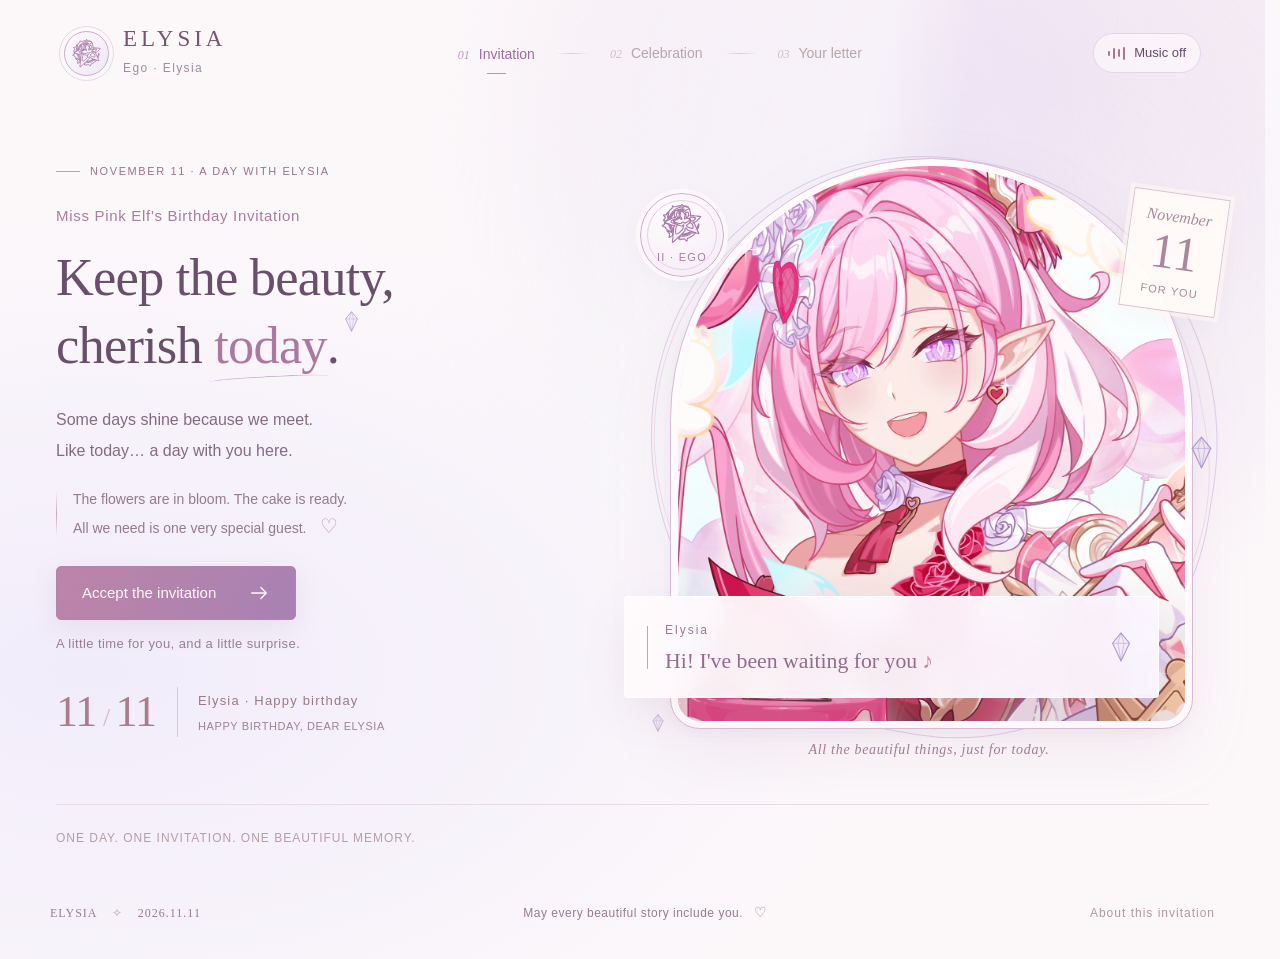
<file: index.html>
<!doctype html>
<html lang="zh-CN">
<head>
  <meta charset="utf-8">
  <meta name="viewport" content="width=device-width, initial-scale=1">
  <meta name="theme-color" content="#fcf7f5">
  <meta name="color-scheme" content="light">
  <meta http-equiv="Content-Security-Policy" content="default-src 'none'; script-src 'self' file:; style-src 'self' file: 'unsafe-inline'; img-src 'self' file: data: blob:; media-src 'self' file:; connect-src 'none'; base-uri 'none'; form-action 'none'">
  <title>妖精小姐的生日邀约</title>
  <!-- 静态托管新增：不收录 + 链接预览。想让搜索引擎收录，删掉 robots 这一行即可。 -->
  <meta name="robots" content="noindex, nofollow">
  <meta name="description" content="一封写给爱莉希雅的同人生日邀约：挑一束花、点亮烛光、留下一句祝福，再收下她的回信与纪念卡。">
  <meta property="og:type" content="website">
  <meta property="og:title" content="妖精小姐的生日邀约 · 11.11">
  <meta property="og:description" content="把美好，都留在今天。">
  <meta property="og:image" content="https://xsxiaoyuan.github.io/ElysiaBirthdayWeb/assets/elysia.webp">
  <meta property="og:url" content="https://xsxiaoyuan.github.io/ElysiaBirthdayWeb/">
  <meta name="twitter:card" content="summary_large_image">
  <link rel="icon" type="image/svg+xml" href="assets/emblem.svg?v=ego-refresh-1">
  <link rel="stylesheet" href="style.css?v=ego-refresh-1">
  <link rel="stylesheet" href="elysia.css?v=table-fade-type-2">
  <script src="i18n.js" defer></script>
  <script src="assets/art-data.js" defer></script>
  <script src="assets/ego-signet-paths.js?v=ego-refresh-1" defer></script>
  <script src="elysia-motifs.js?v=ego-refresh-1" defer></script>
  <script src="ceremony.js?v=ego-refresh-1" defer></script>
  <script src="app.js?v=ego-refresh-1" defer></script>
</head>
<body data-view="invitation">
  <svg class="symbol-library" xmlns="http://www.w3.org/2000/svg" aria-hidden="true">
    <defs>
      <symbol id="icon-arrow" viewBox="0 0 24 24"><path d="M4 12H20M14 6L20 12L14 18" fill="none" stroke="currentColor" stroke-width="1.4" stroke-linecap="round" stroke-linejoin="round"/></symbol>
      <symbol id="icon-crystal" viewBox="0 0 24 32"><path d="M12 1 21 12 12 31 3 12Z" fill="currentColor" fill-opacity=".1" stroke="currentColor" stroke-width="1.2" stroke-linejoin="round"/><path d="m12 1 3.2 11L12 31 8.8 12Zm-9 11h18" fill="none" stroke="currentColor" stroke-width=".75" opacity=".7"/></symbol>
      <symbol id="icon-check" viewBox="0 0 24 24"><path d="M5 12L10 17L20 6" fill="none" stroke="currentColor" stroke-width="1.7" stroke-linecap="round" stroke-linejoin="round"/></symbol>
      <symbol id="icon-envelope" viewBox="0 0 28 24"><rect x="2" y="4" width="24" height="17" rx="2" fill="none" stroke="currentColor" stroke-width="1.3"/><path d="M3 5L14 14L25 5M3 20L10 13M25 20L18 13" fill="none" stroke="currentColor" stroke-width="1.3"/></symbol>
    </defs>
  </svg>
  <div class="elysia-aura" aria-hidden="true"></div>
  <canvas id="elysia-light" class="elysia-light" aria-hidden="true"></canvas>
  <header class="site-header">
    <a class="brand" href="#invitation" aria-label="返回邀请函">
      <span class="brand-mark"><svg><use href="#i-ego"/></svg></span>
      <span class="brand-type">ELYSIA<small>真我 · 爱莉希雅</small></span>
    </a>
    <nav class="chapter-nav" aria-label="生日邀约进度">
      <button class="chapter is-active" data-view="invitation" aria-current="step"><span>01</span>一封邀约</button>
      <i aria-hidden="true"></i>
      <button class="chapter" data-view="room" disabled><span>02</span>生日小聚</button>
      <i aria-hidden="true"></i>
      <button class="chapter" data-view="letter" disabled><span>03</span>给你的回信</button>
    </nav>
    <button class="sound-toggle" id="sound-toggle" aria-pressed="false" aria-label="开启八音盒音乐" title="开启八音盒音乐">
      <span class="sound-bars" aria-hidden="true"><i></i><i></i><i></i><i></i></span><span class="sound-label">音乐关</span>
    </button>
  </header>

  <main id="main">
    <section class="view invitation-view is-active" id="invitation" aria-labelledby="invitation-title">
      <div class="invitation-copy">
        <div class="eyebrow"><span></span> NOVEMBER 11 · A DAY WITH ELYSIA</div>
        <p class="occasion">妖精小姐的生日邀约</p>
        <h1 id="invitation-title" tabindex="-1">把美好，<br>都留在<span class="title-accent">今天<svg><use href="#icon-crystal"/></svg></span>。</h1>
        <p class="intro">有些日子，因为相遇而闪闪发光。<br>比如今天，比如……有你在的这一天。</p>
        <div class="invitation-note"><span class="note-line"></span><p>花已经开好了，蛋糕也准备好了。<br>现在，只差一位最特别的客人。<span class="note-heart">♡</span></p></div>
        <button class="button primary" id="accept-invitation"><span>接受这份邀约</span><svg><use href="#icon-arrow"/></svg></button>
        <p class="cta-caption">为你留了一点时间，也藏了一点惊喜。</p>
        <div class="date-block"><span class="date-number">11<span> / </span>11</span><div><span>爱莉希雅 · 生日快乐</span><small>HAPPY BIRTHDAY, DEAR ELYSIA</small></div></div>
      </div>
      <div class="portrait-composition">
        <span class="orbit orbit-one" aria-hidden="true"></span><span class="orbit orbit-two" aria-hidden="true"></span>
        <div class="portrait-frame"><img class="hero-portrait" src="assets/elysia.webp" alt="微笑的爱莉希雅，身旁是粉色气球、蝴蝶和生日蛋糕" width="1400" height="1457" fetchpriority="high"></div>
        <div class="portrait-date" aria-label="11月11日"><span>November</span><strong>11</strong><small>FOR YOU</small></div>
        <div class="invitation-stamp" aria-hidden="true"><svg class="scene-signet"><use href="#i-ego"/></svg><span>II · EGO</span></div>
        <div class="portrait-quote"><span class="quote-line"></span><div><span class="speaker">爱莉希雅</span><p>嗨，等你好久啦<span>♪</span></p></div><svg><use href="#icon-crystal"/></svg></div>
        <span class="portrait-caption">All the beautiful things, just for today.</span>
        <svg class="free-spark spark-one" aria-hidden="true"><use href="#icon-crystal"/></svg><svg class="free-spark spark-two" aria-hidden="true"><use href="#icon-crystal"/></svg>
      </div>
      <div class="chapter-footnote"><span>ONE DAY. ONE INVITATION. ONE BEAUTIFUL MEMORY.</span></div>
    </section>

    <section class="view room-view" id="room" aria-labelledby="room-title" hidden>
      <div class="room-heading"><div><p class="eyebrow">A LITTLE BIRTHDAY RENDEZVOUS</p><h1 id="room-title" tabindex="-1">让这一刻，<em>再美好一点。</em></h1></div><p>花、烛光，还有你想说的话。<br>一点点布置，靠近今天的惊喜。</p></div>
      <div class="birthday-room" id="birthday-room">
        <div class="room-arch" aria-hidden="true"><img src="assets/elysia.webp" alt="" width="1400" height="1457"><span>Happy<br><em>Birthday</em></span></div>
        <div class="room-foreground">
        <img class="room-curtain curtain-left" src="assets/curtain.png" alt="" aria-hidden="true"><img class="room-curtain curtain-right" src="assets/curtain.png" alt="" aria-hidden="true">
        <div class="room-wall-copy"><span>THE MOST BEAUTIFUL<br>GIFT IS YOUR PRESENCE.</span><svg><use href="#i-ego"/></svg></div>
        <div class="room-dialogue" id="room-dialogue"><span>爱莉希雅 <i>♪</i></span><p id="room-speech">不用急，今天的时间，都可以慢慢花在美好的事情上。</p></div>
        <div class="table-shadow" aria-hidden="true"></div><div class="birthday-table" aria-hidden="true"></div>
        <button class="room-object flowers-object" id="flowers-object" data-item="flowers" aria-label="挑选一束花" aria-pressed="false">
          <svg class="bouquet-art" viewBox="0 0 240 240" aria-hidden="true">
            <defs><linearGradient id="vase" x1="0" x2="1"><stop stop-color="#d1afaf"/><stop offset=".45" stop-color="#faf0e6"/><stop offset="1" stop-color="#cfaaa8"/></linearGradient><radialGradient id="petal"><stop stop-color="#bd6689"/><stop offset=".3" stop-color="#eba4b8"/><stop offset="1" stop-color="#ffe6e6"/></radialGradient></defs>
            <g stroke="#929b7c" fill="none" stroke-width="3"><path d="M115 179Q84 93 69 64M121 184Q120 83 137 44M122 182Q157 109 174 94M119 180Q87 116 42 108M120 181Q124 107 99 91M123 177Q158 114 189 134"/></g>
            <g fill="#a3aa8c"><path d="M87 133Q52 91 46 124Q60 146 87 133M144 135Q142 97 164 101Q179 120 144 135M117 111Q87 101 99 128Q113 136 117 111M157 155Q182 128 194 148Q175 169 157 155"/></g>
            <g class="flower-heads" fill="url(#petal)" stroke="#d38fa3" stroke-width=".6"><path d="M68 40C46 21 32 53 49 60C20 68 48 100 61 81C72 109 101 90 87 72C115 62 92 35 77 47C77 26 60 27 68 40Z"/><path d="M137 25C113 8 103 40 121 45C96 61 127 83 136 64C156 89 176 62 158 50C182 34 154 14 145 33C145 13 130 17 137 25Z"/><path d="M176 77C153 60 143 91 159 99C133 111 159 135 175 118C193 139 218 113 197 101C222 84 194 64 184 85C184 68 171 67 176 77Z"/><path d="M98 80C81 65 69 88 83 96C62 109 87 128 98 112C113 134 134 110 117 98C137 86 115 65 106 87C108 70 94 68 98 80Z"/><path d="M41 96C28 84 17 103 27 109C12 120 29 136 40 124C54 140 72 120 58 111C73 99 52 84 47 103Z"/></g>
            <g fill="#e7b469"><circle cx="68" cy="64" r="5"/><circle cx="138" cy="46" r="4.5"/><circle cx="177" cy="101" r="4.5"/><circle cx="99" cy="99" r="4"/><circle cx="41" cy="112" r="3"/></g>
            <path d="M93 162Q87 153 97 151H145Q154 151 148 163L153 218Q150 232 120 232Q91 232 88 218Z" fill="url(#vase)" stroke="#b8948f" stroke-width="1"/><ellipse cx="121" cy="157" rx="25" ry="5" fill="#e7d9c9"/><path d="M99 172L96 214M108 174L106 221M120 174V223M132 174L135 221M141 172L145 214" fill="none" stroke="#fff8eb" opacity=".7"/>
          </svg>
          <span class="object-tag"><span class="object-index">01</span><span class="object-name">挑一束花</span><span class="object-plus">+</span></span>
        </button>
        <button class="room-object cake-object" id="cake-object" data-item="candles" aria-label="点亮生日蜡烛" aria-pressed="false">
          <svg class="cake-art" viewBox="0 0 320 250" aria-hidden="true">
            <defs><linearGradient id="cake-side"><stop stop-color="#d18b9c"/><stop offset=".4" stop-color="#f5bfca"/><stop offset="1" stop-color="#d999ac"/></linearGradient><linearGradient id="icing"><stop stop-color="#e9d1c2"/><stop offset=".5" stop-color="#fff8e9"/><stop offset="1" stop-color="#dfc3b7"/></linearGradient><radialGradient id="flame"><stop stop-color="#fffce5"/><stop offset=".55" stop-color="#ffd582"/><stop offset="1" stop-color="#f5a56a"/></radialGradient></defs>
            <ellipse cx="160" cy="224" rx="143" ry="22" fill="#e7d7cd"/><ellipse cx="160" cy="218" rx="139" ry="21" fill="#fff5ed" stroke="#cfa997"/><path d="M51 122V199C51 224 269 224 269 199V122Z" fill="url(#cake-side)"/><path d="M52 162Q161 191 269 162V174Q161 203 52 174Z" fill="#fce6dc"/>
            <path d="M50 121C50 80 270 80 270 121V148Q264 160 258 149V134Q245 137 236 138V161Q229 174 221 162V141Q206 146 194 146V159Q186 171 178 159V148H153V167Q144 181 137 167V148Q124 148 112 145V157Q104 170 96 157V143Q82 141 70 135V150Q59 161 51 147Z" fill="url(#icing)"/>
            <ellipse cx="160" cy="119" rx="110" ry="31" fill="#fff5e9" stroke="#e6ccc2"/>
            <g fill="#de7a8d" stroke="#be657e" stroke-width=".6"><path d="M76 109Q63 84 81 81Q102 88 87 110Z"/><path d="M230 110Q217 86 236 82Q253 90 240 110Z"/><path d="M126 131Q112 107 132 101Q148 110 135 132Z"/><path d="M194 132Q180 108 200 103Q217 113 204 133Z"/></g>
            <g fill="#98a07a"><path d="M69 86L77 77L89 82L81 88Z"/><path d="M225 86L235 77L245 84L236 90Z"/><path d="M119 108L131 100L141 107L131 113Z"/><path d="M186 109L198 101L209 108L198 114Z"/></g>
            <g stroke="#d0959a" stroke-width="1"><rect x="111" y="63" width="9" height="43" rx="2" fill="#f8dce3"/><rect x="156" y="43" width="9" height="58" rx="2" fill="#e9d9f0"/><rect x="202" y="63" width="9" height="44" rx="2" fill="#f8dce3"/></g>
            <g stroke="#fff5ed" stroke-width="3"><path d="M112 73L119 78M112 87L119 92M157 57L164 62M157 72L164 77M157 87L164 92M203 73L210 78M203 87L210 92"/></g>
            <g stroke="#90696c" stroke-width="1.5"><path d="M116 57V63M161 37V43M207 57V63"/></g>
            <g class="candle-flames" fill="url(#flame)"><path d="M116 58C100 50 112 43 116 32C128 44 129 53 116 58Z"/><path d="M161 37C146 30 156 20 161 9C173 22 174 33 161 37Z"/><path d="M207 58C191 50 203 43 207 32C219 44 220 53 207 58Z"/></g>
            <path d="M131 191Q158 205 190 191" fill="none" stroke="#fff5ed" stroke-width="2"/><text x="160" y="198" fill="#ac667e" font-family="Georgia,serif" font-style="italic" text-anchor="middle" font-size="15">Elysia</text>
          </svg>
          <span class="object-tag"><span class="object-index">02</span><span class="object-name">点一盏烛光</span><span class="object-plus">+</span></span>
        </button>
        <button class="room-object envelope-object" id="envelope-object" data-item="wish" aria-label="写下生日祝福" aria-pressed="false">
          <span class="envelope-art" aria-hidden="true"><span class="envelope-paper">To Elysia<br><i>with love ♡</i></span><span class="envelope-body"></span><span class="wax-seal"><svg class="scene-signet"><use href="#i-ego"/></svg></span></span>
          <span class="object-tag"><span class="object-index">03</span><span class="object-name">留一句祝福</span><span class="object-plus">+</span></span>
        </button>
        <svg class="room-spark rs-one" aria-hidden="true"><use href="#icon-crystal"/></svg><svg class="room-spark rs-two" aria-hidden="true"><use href="#icon-crystal"/></svg>
        </div>
      </div>
      <div class="room-bottom">
        <div class="ritual-progress">
          <div class="ritual-steps" id="progress-petals" role="group" aria-label="今天的三份心意">
            <button class="ritual-step" data-ritual="flowers" aria-pressed="false"><span class="ritual-step-status">01</span><span>一束花</span></button>
            <button class="ritual-step" data-ritual="candles" aria-pressed="false"><span class="ritual-step-status">02</span><span>一盏烛光</span></button>
            <button class="ritual-step" data-ritual="wish" aria-pressed="false"><span class="ritual-step-status">03</span><span>一句心意</span></button>
          </div>
          <p id="progress-text" aria-live="polite">今天的美好 <strong>0 / 3</strong></p>
        </div>
        <button class="button primary letter-trigger" id="open-letter"><span class="letter-button-mark" aria-hidden="true"><svg><use href="#i-ego"/></svg></span><span id="letter-button-label">先挑一束喜欢的花</span><svg class="letter-button-arrow"><use href="#icon-arrow"/></svg></button>
      </div>
    </section>

    <section class="view letter-view" id="letter" aria-labelledby="letter-title" hidden>
      <div class="letter-art-panel"><div class="letter-art-arch"><img src="assets/elysia.webp" alt="收到祝福的爱莉希雅" width="1400" height="1457"></div><span class="letter-art-inscription">To the beautiful you.</span><div class="gift-caption"><img src="assets/gifts.png" alt="两个系着丝带的礼盒"><p>等等，你的礼物<br>还没有带走呢<span>♪</span></p></div></div>
      <article class="letter-paper"><div class="letter-paper-top"><svg class="scene-signet"><use href="#i-ego"/></svg><span>A LETTER, JUST FOR YOU</span><span>11 / 11</span></div><p class="letter-kicker">原来，惊喜也有你的一份</p><h1 id="letter-title" tabindex="-1">致<span id="letter-recipient">亲爱的你</span>：</h1><div class="letter-body"><p>明明今天是我的生日，<br>却还是忍不住，想把礼物也送给你。</p><p>你挑的花、点亮的烛光，还有那句悄悄写下的祝福，<br class="desktop-break">我都好好收到了。连同你愿意停留的这段时光。</p><p>所以，答应我一个小小的请求，好吗？<br>今后的日子里，也要记得为自己留一束花，<br>为那些微小的快乐，认真地心动一次。</p><p class="letter-emphasis">来陪我过生日的你，<br>也应该收到一份礼物呀<span>♪</span></p></div><div class="letter-signature"><span>愿所有的美好，都与你不期而遇。</span><strong>爱莉希雅 <i>♡</i></strong><small>WITH LOVE, ELYSIA · 2026.11.11</small></div><div class="saved-wish" id="saved-wish" hidden><svg><use href="#icon-envelope"/></svg><span id="saved-wish-text"></span></div><div class="letter-actions"><button class="button primary" id="make-card"><span>珍藏这份美好</span><svg><use href="#icon-arrow"/></svg></button><button class="text-button" id="back-to-room">再坐一会儿</button></div></article>
    </section>
  </main>

  <footer class="site-footer"><span>ELYSIA <i>✧</i> 2026.11.11</span><span>愿美好的故事，永远有你。<span class="footer-heart">♡</span></span><button class="text-button credits-trigger" id="credits-trigger">关于这份邀约</button></footer>
  <audio id="birthday-music" src="assets/music-box.wav" loop preload="none"></audio>
  <div class="toast" id="toast" role="status"></div>

  <dialog class="activity-dialog" id="ritual-dialog" data-ritual="flowers" aria-labelledby="ritual-title">
    <div class="dialog-signet" aria-hidden="true"><svg><use href="#i-ego"/></svg></div>
    <button class="dialog-close" id="close-ritual" aria-label="关闭">×</button><p class="eyebrow" id="ritual-kicker"></p><h2 id="ritual-title"></h2><p class="dialog-description" id="ritual-description"></p>
    <div id="flowers-panel" hidden><div class="flower-choices" role="group" aria-label="选择花束"><button class="flower-choice is-selected" data-flower="pink" aria-pressed="true"><span class="flower-swatch pink"><svg><use href="#i-ego"/></svg></span><strong>粉色的心动</strong><small>把温柔，藏进花瓣里。</small></button><button class="flower-choice" data-flower="white" aria-pressed="false"><span class="flower-swatch white"><svg><use href="#i-ego"/></svg></span><strong>纯白的约定</strong><small>愿每个明天，都闪闪发光。</small></button><button class="flower-choice" data-flower="lavender" aria-pressed="false"><span class="flower-swatch lavender"><svg><use href="#i-ego"/></svg></span><strong>紫色的小秘密</strong><small>有些喜欢，只说给你听。</small></button></div><button class="button primary dialog-action" id="place-flowers">把这束花放好 <svg><use href="#icon-arrow"/></svg></button></div>
    <form id="wish-panel" hidden><label class="field-label" for="guest-name">希望她怎么称呼你 <span>可不填</span></label><input id="guest-name" name="guest-name" maxlength="16" placeholder="比如：舰长" autocomplete="off"><label class="field-label" for="birthday-wish">想对爱莉希雅说的话</label><textarea id="birthday-wish" name="birthday-wish" maxlength="100" rows="3" placeholder="生日快乐，爱莉。愿你永远自由、闪耀，被世界温柔以待。"></textarea><div class="wish-helper"><span>写不出也没关系，你的到来就是祝福。</span><span id="wish-count">0 / 100</span></div><button class="button primary dialog-action" type="submit">把心意装进信封 <svg><use href="#icon-envelope"/></svg></button></form>
  </dialog>

  <dialog class="card-dialog" id="card-dialog" aria-labelledby="card-dialog-title"><button class="dialog-close" id="close-card" aria-label="关闭纪念卡">×</button><div class="card-preview"><canvas id="keepsake-canvas" width="1200" height="1680" role="img" aria-label="带有爱莉希雅插画、昵称和祝福的生日纪念卡"></canvas></div><div class="card-details"><p class="eyebrow">A BEAUTIFUL MEMORY</p><h2 id="card-dialog-title">把这一刻，<br>好好珍藏。</h2><p>一张写有你名字的纪念卡，<br>留住今天的花、烛光与相遇。</p><label class="field-label" for="card-name">卡片上的名字</label><input id="card-name" maxlength="16" placeholder="亲爱的你" autocomplete="off"><button class="button primary" id="download-card">保存纪念卡 <svg><use href="#icon-arrow"/></svg></button><small class="card-size">PNG · 1200 × 1680</small><p class="card-status" id="card-status" role="status"></p><span class="card-signoff">Until we meet again. ♡</span></div></dialog>

  <dialog class="credits-dialog" id="credits-dialog" aria-labelledby="credits-title"><button class="dialog-close" id="close-credits" aria-label="关闭说明">×</button><svg class="credits-flower"><use href="#i-ego"/></svg><p class="eyebrow">MADE WITH LOVE</p><h2 id="credits-title">为美好的一天，<br>留下一份小小纪念。</h2><p>这是一份为爱莉希雅准备的同人生日邀约。<br>角色与官方插画版权归米哈游所有。</p><p>互动故事、回信、页面设计与八音盒旋律<br>为本次邀约原创。愿你喜欢这段相聚的时光。</p><small>你的名字和祝福只留在当前页面中。<br>它们不会上传，也不会发送给任何人。</small><button class="text-button" id="restart-experience" title="清空当前名字、祝福和进度，重新开始">重新赴约</button></dialog>
  <noscript><div class="noscript-message">请开启浏览器 JavaScript，即可拆开这份生日邀约。<br>Please enable JavaScript to open this birthday invitation.</div></noscript>
</body>
</html>
</file>
<file: style.css>
:root{--paper:#fcf8f5;--ink:#624957;--muted:#99838b;--rose:#b76d88;--rose-deep:#9b506e;--line:#e8d8d7;--serif:"Noto Serif SC","Source Han Serif SC","Songti SC","SimSun",serif;--sans:"Microsoft YaHei","PingFang SC",sans-serif;--shadow:0 16px 60px #8b536518}
dialog:not([open]){display:none!important}.card-details .card-status{font-size:10px!important;color:#a6758e!important;line-height:1.7!important;margin:12px 0 0!important;min-height:17px}#restart-experience{margin-top:16px;font-size:10px}
*{box-sizing:border-box}html{min-height:100%;scroll-behavior:smooth}body{margin:0;min-width:320px;color:var(--ink);background:radial-gradient(ellipse at 94% 15%,#f6e8eb 0,transparent 40%),radial-gradient(ellipse at 4% 70%,#f5eeea 0,transparent 45%),var(--paper);font:14px/1.7 var(--sans);-webkit-font-smoothing:antialiased}button,input,textarea{font:inherit}button,a{-webkit-tap-highlight-color:transparent}button{cursor:pointer}button:disabled{cursor:default}a{color:inherit;text-decoration:none}button{color:inherit}button:focus-visible,a:focus-visible{outline:2px solid var(--rose);outline-offset:5px}input:focus-visible,textarea:focus-visible{outline:2px solid #bb809c;outline-offset:2px}[tabindex="-1"]:focus{outline:none}[hidden]{display:none!important}svg{display:block;width:24px;height:24px}button svg{pointer-events:none}::selection{background:#ecc9d8;color:#654757}.symbol-library{position:absolute;width:0;height:0;overflow:hidden}.site-header{max-width:1460px;height:106px;padding:0 64px;margin:auto;display:flex;align-items:center;justify-content:space-between;gap:32px;position:relative;z-index:2}.brand{display:flex;gap:13px;align-items:center}.brand-mark{display:grid;place-items:center;border:1px solid #cfacb5;border-radius:50%;width:45px;height:45px;outline:1px solid #e4cccf;outline-offset:4px;color:#b87992}.brand-mark svg{width:28px;height:28px}.brand-type{font:23px/1 Georgia,serif;letter-spacing:4px;padding-left:1px}.brand-type small{display:block;font:10px/1.8 var(--sans);letter-spacing:2px;margin-top:8px;color:#a38c94}.chapter-nav{display:flex;gap:21px;align-items:center;margin-right:38px}.chapter-nav>i{width:33px;height:1px;background:#e1d1d2}.chapter{background:none;border:0;padding:12px 0;color:#ac969e;font-size:12px;white-space:nowrap;transition:color .2s}.chapter span{font:italic 12px Georgia,serif;margin-right:9px;opacity:.65}.chapter:disabled{color:#b7a6a9}.chapter.is-active{color:#94516f}.chapter.is-active:after{content:"";width:4px;height:4px;border-radius:50%;display:block;background:#b77c91;margin:6px auto -10px}.sound-toggle{border:1px solid #e6d7d9;background:#ffffff42;border-radius:30px;padding:8px 14px;display:flex;align-items:center;gap:9px;font-size:11px;white-space:nowrap}.sound-bars{display:flex;gap:3px;align-items:center;height:18px}.sound-bars i{display:block;width:2px;height:5px;background:#aa788d;border-radius:2px}.sound-bars i:nth-child(2){height:11px}.sound-bars i:nth-child(3){height:8px}.sound-bars i:nth-child(4){height:13px}.sound-toggle[aria-pressed="true"] .sound-bars i{animation:equalizer 1s ease-in-out infinite alternate}.sound-toggle[aria-pressed="true"] .sound-bars i:nth-child(2){animation-delay:-.7s}.sound-toggle[aria-pressed="true"] .sound-bars i:nth-child(3){animation-delay:-.3s}.sound-toggle[aria-pressed="true"] .sound-bars i:nth-child(4){animation-delay:-.5s}
main{position:relative;z-index:1;min-height:calc(100svh - 177px)}.view{max-width:1336px;margin:auto;animation:arrive .65s ease both}.invitation-view{display:grid;grid-template-columns:.96fr 1.04fr;gap:42px;padding:38px 56px 16px;position:relative;min-height:735px}.invitation-copy{padding-top:17px;position:relative;z-index:2}.eyebrow{font-size:9px;letter-spacing:2.4px;line-height:1.7;color:#ae8493;font-weight:400;margin:0}.invitation-copy>.eyebrow{display:flex;align-items:center;gap:12px;white-space:nowrap}.eyebrow>span{width:24px;height:1px;background:#c39baa;display:block}.occasion{font-size:14px;letter-spacing:6px;margin:26px 0 13px;color:#9d7786}.invitation-copy h1{font-family:var(--serif);font-size:66px;line-height:1.3;font-weight:400;letter-spacing:3px;margin:0 0 25px;color:#684756}.title-accent{position:relative;color:#b47490}.title-accent:after{content:"";position:absolute;height:5px;border-top:1px solid #dab0be;border-radius:50%;bottom:-8px;left:-4px;right:-2px;transform:rotate(-3deg)}.title-accent svg{position:absolute;right:-35px;top:-5px;width:21px;height:21px;color:#cba58d}.intro{font-size:14px;line-height:2.05;letter-spacing:1px;color:#927985;margin:0 0 23px}.invitation-note{display:flex;gap:16px;align-items:center;margin:0 0 30px}.note-line{height:44px;width:1px;background:linear-gradient(transparent,#cda5b4,transparent)}.invitation-note p{font-size:12px;line-height:2;color:#a08c91;margin:0}.note-heart{font:20px Georgia,serif;color:#c197a7;margin-left:14px}.button{min-height:51px;padding:0 25px;border:1px solid transparent;border-radius:5px;display:inline-flex;align-items:center;justify-content:center;gap:32px;font-size:13px;letter-spacing:1.5px;transition:background .2s,transform .2s,box-shadow .2s;color:var(--ink);text-decoration:none}.button svg{width:22px;height:22px;flex:none}.button.primary{background:#b77b93;color:#fff7f8;box-shadow:0 6px 22px #9a5a7520;border-color:#b77b93}.button.primary:hover:enabled{background:#a96984;border-color:#a96984;box-shadow:0 8px 25px #9a5a7533;transform:translateY(-2px)}.button.primary:active:enabled{transform:translateY(0)}.button:disabled{background:#e5d9da;color:#a8949b;border-color:#e5d9da;box-shadow:none}.cta-caption{font-size:10px;color:#ae999f;letter-spacing:1px;margin:11px 0 0}.date-block{display:flex;align-items:center;gap:21px;margin-top:36px}.date-number{font:44px/1 Georgia,serif;color:#ac7c8d;letter-spacing:-1px}.date-number>span{font-size:26px;font-weight:400;color:#d4bac0;margin:0 1px}.date-block>div{border-left:1px solid #dcc9ce;padding-left:20px;line-height:1.6}.date-block>div>span{font-size:11px;letter-spacing:2px;color:#997985}.date-block small{display:block;font-size:7px;letter-spacing:1px;color:#bba3aa;margin-top:5px}.portrait-composition{height:609px;width:100%;position:relative;margin-top:0;max-width:560px;justify-self:end}.portrait-frame{position:absolute;inset:15px 17px 25px 22px;border-radius:270px 270px 30px 30px;overflow:hidden;background:#f8d7e4;box-shadow:0 18px 40px #b26a8622;border:7px solid #fffaf7;outline:1px solid #dbb7c2}.portrait-frame:after{content:"";position:absolute;inset:0;pointer-events:none;background:linear-gradient(transparent 68%,#76435d25)}.hero-portrait{width:100%;height:100%;object-fit:cover;object-position:52% 45%}.orbit{position:absolute;border:1px solid #dec7c5;border-radius:49% 51% 46% 54%;pointer-events:none}.orbit-one{inset:14px -8px 19px 0;transform:rotate(9deg)}.orbit-two{inset:26px 4px 28px 7px;transform:rotate(-10deg);border-color:#ead7d5}.portrait-date{position:absolute;right:-14px;top:49px;width:97px;height:119px;background:#fffbf3ed;border:1px solid #d7b9b4;outline:4px solid #fffaf48c;display:flex;align-items:center;flex-direction:column;justify-content:center;transform:rotate(8deg);box-shadow:0 8px 28px #6d3b4e0a;color:#a6797b}.portrait-date>span{font:italic 16px Georgia,serif}.portrait-date strong{font:49px/1.1 Georgia,serif}.portrait-date small{font:7px var(--sans);letter-spacing:2px;margin-top:6px}.invitation-stamp{position:absolute;left:-9px;top:49px;width:78px;height:78px;display:flex;flex-direction:column;align-items:center;justify-content:center;border-radius:50%;border:1px solid #ca9dae;outline:4px solid #fcf8f5;background:#fcf8f5;transform:rotate(-13deg);color:#b48397}.invitation-stamp svg{width:32px;height:32px}.invitation-stamp span{font-size:6px;letter-spacing:2px;margin-top:5px}.portrait-quote{position:absolute;left:-25px;right:50px;bottom:55px;display:flex;gap:17px;align-items:center;background:#fffbf2ee;border:1px solid #fffaf8;box-shadow:var(--shadow);border-radius:4px;padding:17px 24px;backdrop-filter:blur(12px)}.quote-line{width:1px;height:43px;background:#c5a5b1}.speaker{font-size:9px;letter-spacing:3px;color:#b18c9b}.portrait-quote p{font:22px/1.5 var(--serif);letter-spacing:2px;margin:1px 0 0;color:#8e6279}.portrait-quote p span{color:#bd8ca1;margin-left:5px}.portrait-quote>svg{margin-left:auto;color:#cfb3a1;width:30px;height:30px}.portrait-caption{position:absolute;bottom:-5px;width:100%;text-align:center;font:italic 12px Georgia,serif;letter-spacing:1.2px;color:#ba969f}.free-spark{position:absolute;color:#bf9d8a;pointer-events:none}.spark-one{width:33px;height:33px;right:-9px;top:48%}.spark-two{width:18px;height:18px;bottom:21px;left:0}.chapter-footnote{grid-column:1/-1;border-top:1px solid #e5d7d5;padding-top:20px;margin-top:9px;display:flex;justify-content:space-between;font-size:8px;letter-spacing:1.6px;color:#b79ea4}.chapter-footnote>span:last-child{font-size:10px;letter-spacing:2px}.chapter-footnote i{margin-left:15px;font-size:17px;color:#b18e93;font-style:normal}.site-footer{position:relative;z-index:1;max-width:1328px;margin:0 auto;min-height:71px;padding:23px 50px 20px;display:flex;justify-content:space-between;align-items:center;font-size:9px;letter-spacing:1.5px;color:#ae989e;gap:20px}.site-footer>span:first-child{font-family:Georgia,serif;font-size:10px;letter-spacing:1.6px}.site-footer>span>i{font-style:normal;margin:0 11px;color:#bc99a7}.footer-heart{margin-left:11px;font:14px Georgia,serif}.text-button{border:0;background:none;padding:8px 0;font-size:11px;color:#9b7c8c;border-bottom:1px solid transparent}.text-button:hover{border-bottom-color:#c69aaa;color:#87576f}.credits-trigger{font-size:9px;color:#ae999f;letter-spacing:1px}
.room-view{padding:20px 52px 20px}.room-heading{display:flex;justify-content:space-between;align-items:flex-end;margin-bottom:25px;gap:25px}.room-heading h1{font:36px/1.5 var(--serif);letter-spacing:2px;font-weight:400;margin:8px 0 0}.room-heading h1 em{font-style:normal;color:#b47b94}.room-heading>p{color:#a08691;font-size:11px;line-height:2;letter-spacing:1px;margin:0 0 7px}.birthday-room{height:506px;position:relative;border:1px solid #e2c9ca;border-radius:150px 12px 12px 12px;overflow:hidden;background:radial-gradient(ellipse at 50% 95%,#f4dec9 0,transparent 50%),repeating-linear-gradient(90deg,#faf0e8 0,#faf0e8 46px,#f6e4e1 47px,#f6e4e1 49px,#faf0e8 50px,#faf0e8 96px);box-shadow:0 12px 45px #b4808510}.birthday-room:before{content:"";position:absolute;inset:14px;border:1px solid #dfc4c033;border-radius:140px 7px 7px 7px;pointer-events:none}.room-arch{position:absolute;width:345px;height:430px;left:calc(55% - 150px);top:26px;border:8px solid #fff7ed;border-radius:180px 180px 0 0;outline:1px solid #d9b7b8;box-shadow:0 12px 40px #b4817e20;overflow:hidden}.room-arch img{height:100%;width:100%;object-fit:cover;object-position:50% 32%;opacity:.95}.room-arch>span{position:absolute;left:23px;top:36px;color:#fffaf5;text-shadow:0 2px 12px #aa648585;font:italic 25px/1.1 Georgia,serif;transform:rotate(-12deg)}.room-arch>span em{font-size:35px;font-weight:400}.room-curtain{position:absolute;top:0;width:40%;height:100%;object-fit:fill;pointer-events:none;opacity:.48;filter:saturate(.5)}.curtain-left{left:-6%}.curtain-right{right:-12%;transform:scaleX(-1)}.room-wall-copy{position:absolute;left:69px;top:58px;display:flex;align-items:center;gap:20px;color:#bb9394}.room-wall-copy>span{font:8px/2 Georgia,serif;letter-spacing:2.6px}.room-wall-copy>svg{width:29px;height:29px;color:#caa3a6}.room-dialogue{position:absolute;left:65px;top:128px;width:265px;z-index:1}.room-dialogue>span{font-size:10px;letter-spacing:2px;color:#b98693}.room-dialogue>span i{font-style:normal;font-size:13px;margin-left:5px}.room-dialogue p{font:18px/1.9 var(--serif);margin:9px 0 0;color:#9a6d7a}.birthday-table{position:absolute;left:-2%;right:-2%;height:171px;bottom:5px;border-radius:50% 50% 20px 20px/23% 23% 6% 6%;background:linear-gradient(#fef2e4 0 9%,#f9e4d9 20%,#eac9bd 57%,#e2b8ab 60%,#d4ab9e 63%,#e3c4b9 67%);box-shadow:inset 0 1px 0 #fff7e9,0 -5px 25px #a67c671a;border:1px solid #d8b8a7}.table-shadow{position:absolute;bottom:17px;left:6%;width:88%;height:85px;background:#976c5229;border-radius:50%;filter:blur(25px)}.room-object{position:absolute;border:0;background:transparent;padding:0;z-index:2;bottom:81px;height:236px;transition:transform .25s;display:flex;flex-direction:column;align-items:center;justify-content:end;outline-offset:8px}.room-object:hover{transform:translateY(-6px)}.room-object:after{content:"";position:absolute;bottom:4px;width:70%;height:16px;background:#98645b1d;border-radius:50%;z-index:-1;filter:blur(8px)}.flowers-object{left:8%;width:227px}.bouquet-art{width:222px;height:222px;overflow:visible;filter:drop-shadow(0 8px 7px #92604d1a)}.cake-object{left:calc(51% - 158px);width:316px}.cake-art{width:316px;height:247px;overflow:visible;filter:drop-shadow(0 10px 12px #96665522)}.envelope-object{right:8%;width:214px}.object-tag{position:absolute;bottom:-53px;white-space:nowrap;display:flex;align-items:center;justify-content:center;gap:12px;padding:9px 14px;border:1px solid #e4c7c0;border-radius:30px;background:#fff8f0ec;box-shadow:0 3px 12px #906d5510;min-width:170px;color:#9f727f;font-size:11px}.object-index{font:italic 11px Georgia,serif;color:#b18b8d}.object-plus{display:grid;place-items:center;width:17px;height:17px;border:1px solid #ddbac5;border-radius:50%;font-size:15px;line-height:1;color:#b78092}.room-object.is-complete .object-tag{border-color:#bd94a0;background:#fdf4ee}.room-object.is-complete .object-plus{font-size:11px;background:#b88095;color:#fff7f1;border-color:#b88095}.candle-flames{opacity:0;transition:opacity .7s;filter:drop-shadow(0 0 8px #ffd383)}.cake-object.is-complete .candle-flames{opacity:1}.flowers-object[data-flower="white"] .flower-heads{fill:#fff9eb;stroke:#dac7b7}.flowers-object[data-flower="lavender"] .flower-heads{fill:#ddd0e9;stroke:#b59ec0}.envelope-art{width:195px;height:130px;position:relative;display:block;transform:rotate(-12deg);margin-bottom:35px;filter:drop-shadow(0 10px 8px #86565d25)}.envelope-paper{position:absolute;inset:-14px 13px 20px;background:#fffaf0;border:1px solid #ddc5c0;border-radius:2px;color:#b78892;text-align:center;padding-top:15px;font:italic 21px/1.5 Georgia,serif;transform:rotate(5deg)}.envelope-paper>i{font-size:12px;font-weight:400}.envelope-body{position:absolute;inset:30px 0 0;border:1px solid #d3aab0;border-radius:3px;background:linear-gradient(32deg,#ebc3c5 49.5%,transparent 50.2%),linear-gradient(-32deg,#f5d5d4 49.5%,#fbe8df 50.2%)}.wax-seal{position:absolute;width:35px;height:35px;background:#c98496;border:3px solid #d59bab;outline:1px solid #b87c8b;border-radius:50%;bottom:18px;left:81px;display:grid;place-items:center;box-shadow:0 2px 4px #8e536c33;color:#f8dce2}.wax-seal svg{height:20px;width:20px}.room-spark{position:absolute;font:38px Georgia,serif;color:#cfaa91;pointer-events:none}.rs-one{right:17%;top:70px}.rs-two{left:34%;top:108px;font-size:23px}.room-bottom{display:flex;justify-content:space-between;align-items:center;margin-top:23px;gap:22px}.ritual-progress{display:flex;align-items:center;gap:16px}.ritual-progress p{font-size:11px;color:#a48896;letter-spacing:1px;margin:0}.ritual-progress strong{font:12px Georgia,serif;color:#a8788e;margin-left:9px}.letter-trigger{font-size:11px;letter-spacing:1px;min-height:48px;gap:23px}
.letter-view{display:grid;grid-template-columns:.75fr 1.25fr;gap:62px;padding:26px 75px 24px;max-width:1288px}.letter-art-panel{position:relative;padding-top:46px;min-height:680px}.letter-art-arch{height:467px;border:6px solid #fffaf1;outline:1px solid #dec0c6;border-radius:210px 210px 10px 10px;overflow:hidden;transform:rotate(-4deg);box-shadow:var(--shadow)}.letter-art-arch img{height:100%;width:100%;object-fit:cover}.letter-art-inscription{display:block;text-align:center;font:italic 17px Georgia,serif;letter-spacing:1px;color:#b88c9c;margin-top:24px;transform:rotate(-4deg)}.gift-caption{display:flex;align-items:center;gap:10px;margin:33px -15px 0 25px}.gift-caption img{width:122px;transform:rotate(-9deg);filter:saturate(.6);height:auto}.gift-caption p{font:18px/1.8 var(--serif);color:#a77689;transform:rotate(-4deg);letter-spacing:1px}.gift-caption p>span{font-size:25px;margin-left:8px}.letter-paper{position:relative;padding:30px 40px 31px;background:#fffaf0b0;border:1px solid #e8d8cb;box-shadow:0 8px 45px #8c576312;isolation:isolate}.letter-paper:before{content:"";position:absolute;inset:0;background:repeating-linear-gradient(0deg,#c9b59d04,#c9b59d04 1px,transparent 1px,transparent 5px);pointer-events:none;z-index:-1}.letter-paper-top{display:flex;align-items:center;gap:14px;padding-bottom:20px;border-bottom:1px solid #e7d7cd;color:#b08b94;font-size:7px;letter-spacing:2px}.letter-paper-top svg{width:22px;height:22px}.letter-paper-top span:last-child{margin-left:auto;font:11px Georgia,serif;white-space:nowrap;letter-spacing:1px}.letter-kicker{font-size:10px;letter-spacing:2px;color:#b3939a;margin:24px 0 10px}.letter-paper h1{font:27px/1.6 var(--serif);font-weight:400;margin:0 0 14px;letter-spacing:1px;overflow-wrap:anywhere}.letter-body{font-family:var(--serif);font-size:14px;line-height:1.9;color:#8e737e;letter-spacing:.5px}.letter-body p{margin:0 0 15px}.letter-body .letter-emphasis{font-size:20px;line-height:1.7;color:#a36681;margin-top:17px}.letter-emphasis span{margin-left:8px;color:#c896a8}.letter-signature{text-align:right;padding-top:1px;color:#aa8592}.letter-signature>span{font:11px var(--serif)}.letter-signature strong{display:block;font:23px/1.4 var(--serif);letter-spacing:2px;margin:8px 0 0;color:#ad728e}.letter-signature strong>i{font:20px Georgia,serif;margin-left:5px}.letter-signature small{font:7px Georgia,serif;letter-spacing:1.3px}.saved-wish{border-top:1px dashed #dfc8cc;padding-top:12px;display:flex;gap:10px;align-items:flex-start;font-size:10px;color:#aa8d98;margin-top:21px}.saved-wish svg{width:15px;height:15px;flex:none;margin-top:2px}.saved-wish span{white-space:pre-wrap;overflow-wrap:anywhere;line-height:1.8}.letter-actions{display:flex;align-items:center;gap:23px;margin-top:24px}.letter-actions .button{font-size:11px;min-height:46px;padding:0 21px;gap:20px}.letter-actions .text-button{font-size:10px}
dialog{color:var(--ink);border:1px solid #e4cdd1;border-radius:10px;background:#fcf8f2;box-shadow:0 30px 120px #653e6436;max-height:calc(100svh - 50px);overflow:auto;overscroll-behavior:contain}dialog[open]{animation:arrive .3s ease both}dialog::backdrop{background:#6549595c;backdrop-filter:blur(7px)}.activity-dialog{width:min(610px,calc(100% - 36px));padding:43px 43px 37px;text-align:center}.dialog-close{border:0;background:#eee0dd66;border-radius:50%;width:30px;height:30px;position:absolute;right:14px;top:14px;font:23px/1 Georgia,serif;display:grid;place-items:center;color:#a98d94}.dialog-close:hover{background:#e9d3d9}.activity-dialog h2,.card-dialog h2,.credits-dialog h2{font:29px/1.5 var(--serif);font-weight:400;letter-spacing:1px;margin:11px 0 10px;color:#875970}.dialog-description{color:#a78b97;font-size:12px;margin:0 0 24px;line-height:1.9}.flower-choices{display:grid;grid-template-columns:repeat(3,1fr);gap:11px;margin:25px 0 28px}.flower-choice{border:1px solid #e5d4d5;background:#fffaf780;border-radius:7px;padding:20px 8px 16px;display:flex;flex-direction:column;align-items:center;transition:background .2s,border .2s,transform .2s}.flower-choice:hover{transform:translateY(-3px)}.flower-choice.is-selected{border-color:#c091a3;background:#f5e8ea;box-shadow:0 0 0 2px #d9b3c11a}.flower-swatch{width:55px;height:55px;display:grid;place-items:center;border-radius:50%;margin-bottom:12px;background:#faf3ed}.flower-swatch>svg{width:41px;height:41px}.flower-swatch.pink{color:#d399b0}.flower-swatch.white{color:#ddccb6}.flower-swatch.lavender{color:#b7a2cc}.flower-choice>strong{font-size:12px;font-weight:400;letter-spacing:1px}.flower-choice>small{font-size:8px;color:#af96a0;line-height:1.8;margin-top:6px}.dialog-action{width:100%;font-size:12px;min-height:49px}.field-label{font-size:11px;letter-spacing:1px;display:block;text-align:left;margin:17px 0 8px;color:#926c7f}.field-label span{font-size:9px;color:#b9a3aa;margin-left:9px}input,textarea{display:block;border:1px solid #e2d0d4;border-radius:4px;width:100%;background:#fffcf7;color:#785266;padding:12px 14px;font-size:12px;line-height:1.7;transition:border .2s}textarea{resize:vertical;min-height:108px;max-height:240px}input::placeholder,textarea::placeholder{color:#b9a5aa}textarea::placeholder{font-size:11px}.wish-helper{display:flex;justify-content:space-between;gap:10px;text-align:left;font-size:9px;color:#b29aa4;margin:8px 0 24px}.wish-helper>span:last-child{white-space:nowrap}.card-dialog{width:min(900px,calc(100% - 34px));padding:32px;display:grid;grid-template-columns:1.1fr 1fr;gap:38px;align-items:center}.card-preview{padding:10px;background:#f0e3df;border:1px solid #e4d0d1;border-radius:4px}.card-preview canvas{display:block;width:100%;height:auto;box-shadow:0 6px 20px #9a708523}.card-details{padding:8px 10px 4px 0}.card-details h2{font-size:31px;line-height:1.55;margin:13px 0 18px}.card-details>p:not(.eyebrow){font-size:12px;color:#a08592;line-height:2;margin-bottom:28px}.card-details .button{width:100%;margin-top:19px;font-size:12px;gap:24px}.card-size{display:block;text-align:center;font-size:9px;letter-spacing:2px;color:#b59ca7;margin-top:10px}.card-signoff{display:block;font:italic 16px Georgia,serif;letter-spacing:.4px;color:#c199a7;margin-top:38px}.credits-dialog{width:min(480px,calc(100% - 36px));padding:44px 35px;text-align:center}.credits-flower{width:39px;height:39px;color:#be8a9f;margin:0 auto 15px}.credits-dialog h2{font-size:24px;margin:15px 0 21px;line-height:1.6}.credits-dialog>p:not(.eyebrow){font-size:11px;line-height:2;color:#a48893;margin:14px 0}.credits-dialog>small{display:block;font-size:9px;color:#b3a0a4;line-height:1.9;border-top:1px solid #e8d9d5;margin-top:22px;padding-top:16px}.toast{position:fixed;left:50%;bottom:32px;transform:translate(-50%,18px);background:#fffaf3f5;color:#986b80;border:1px solid #d9b6c5;box-shadow:var(--shadow);border-radius:5px;padding:12px 24px;max-width:calc(100vw - 32px);width:max-content;text-align:center;font-size:12px;z-index:20;pointer-events:none;opacity:0;transition:opacity .3s,transform .3s}.toast.is-visible{opacity:1;transform:translate(-50%,0)}.noscript-message{position:fixed;bottom:10px;left:10px;right:10px;padding:16px;background:#fff3d8;color:#795134;z-index:100;text-align:center}
@keyframes arrive{from{opacity:0;transform:translateY(12px)}to{opacity:1;transform:translateY(0)}}@keyframes equalizer{to{height:3px;opacity:.6}}
@media(min-width:1000px) and (max-height:850px){.site-header{height:88px}.invitation-view{padding-top:20px;gap:35px;min-height:597px}.invitation-copy{padding-top:9px}.portrait-composition{height:510px;max-width:500px}.occasion{margin-top:17px;margin-bottom:11px}.invitation-copy h1{font-size:56px;margin-bottom:18px}.intro{font-size:12px;margin-bottom:18px}.invitation-note{margin-bottom:21px}.invitation-note p{font-size:11px}.date-block{margin-top:24px}.date-number{font-size:36px}.chapter-footnote{padding-top:13px;margin-top:0}.portrait-quote{bottom:48px;padding:14px 21px}.portrait-quote p{font-size:20px}.room-view{padding-top:9px}.room-heading{margin-bottom:17px}.room-heading h1{font-size:30px}.birthday-room{height:420px}.room-arch{top:19px;width:300px;height:369px}.room-dialogue{top:109px;width:231px}.room-dialogue p{font-size:16px}.room-wall-copy{top:42px}.room-object{bottom:71px;height:210px}.flowers-object{width:196px}.bouquet-art{width:191px;height:191px}.cake-object{width:276px;left:calc(51% - 138px)}.cake-art{width:276px;height:216px}.envelope-art{transform:rotate(-12deg) scale(.92);margin-bottom:28px}.birthday-table{height:150px}.object-tag{bottom:-46px;padding:7px 12px}.room-bottom{margin-top:18px}.letter-view{padding-top:11px;gap:46px}.letter-art-panel{min-height:565px;padding-top:22px}.letter-art-arch{height:389px}.gift-caption{margin-top:20px}.gift-caption img{width:97px}.gift-caption p{font-size:16px}.letter-paper{padding:23px 34px}.letter-paper-top{padding-bottom:13px}.letter-kicker{margin-top:16px;font-size:9px}.letter-paper h1{font-size:24px;margin-bottom:10px}.letter-body{font-size:12px;line-height:1.85}.letter-body p{margin-bottom:12px}.letter-body .letter-emphasis{font-size:18px;margin-top:9px}.letter-signature>span{font-size:10px}.letter-signature strong{font-size:20px;margin-top:5px}.letter-actions{margin-top:18px}.saved-wish{margin-top:15px;padding-top:9px}.site-footer{min-height:57px;padding-top:18px;padding-bottom:16px}main{min-height:calc(100svh - 145px)}}
@media(min-width:1600px){.site-header{height:120px}.invitation-view{padding-top:65px;min-height:810px;gap:55px}.portrait-composition{height:642px}.invitation-copy h1{font-size:72px}.date-block{margin-top:45px}.room-view{padding-top:35px}.birthday-room{height:560px}.room-arch{height:476px;width:370px}.room-object{bottom:92px}.room-bottom{margin-top:28px}.letter-view{padding-top:45px}.letter-art-panel{padding-top:34px}.letter-art-arch{height:510px}.letter-paper{padding:34px 43px}.letter-body{font-size:15px;line-height:2}main{min-height:calc(100svh - 191px)}}
@media(max-width:1100px){.site-header{padding:0 38px}.chapter-nav{gap:13px;margin-right:0}.chapter-nav>i{width:24px}.invitation-view{padding-left:46px;padding-right:42px;gap:30px}.invitation-copy h1{font-size:56px}.occasion{font-size:12px;letter-spacing:5px}.invitation-copy>.eyebrow{font-size:8px;letter-spacing:1.7px}.portrait-date{right:-7px;top:42px;width:80px;height:101px}.portrait-date>span{font-size:14px}.portrait-date strong{font-size:43px}.portrait-quote{left:-18px;right:29px;padding:15px 17px}.portrait-quote p{font-size:19px;letter-spacing:1px}.portrait-composition{height:555px}.invitation-copy{padding-top:12px}.chapter-footnote{margin-top:23px}.room-view{padding-left:38px;padding-right:38px}.room-heading h1{font-size:30px}.room-dialogue{left:47px;width:205px}.room-dialogue p{font-size:16px}.room-wall-copy{left:48px}.flowers-object{left:5%}.envelope-object{right:4%}.room-arch{left:calc(54% - 140px);width:302px}.room-curtain{width:43%}.letter-view{padding-left:50px;padding-right:50px;gap:38px}.letter-paper{padding:26px 28px}.letter-body{font-size:12px}.letter-body .letter-emphasis{font-size:19px}.gift-caption{margin-left:0}.letter-art-panel{min-height:630px}}
@media(max-width:850px){.site-header{height:92px;padding:0 29px;gap:20px}.brand-type{font-size:20px}.brand-mark{width:38px;height:38px}.brand-mark svg{width:24px;height:24px}.brand-type small{font-size:8px;margin-top:7px}.chapter-nav{gap:10px}.chapter-nav>i{width:18px}.chapter{font-size:10px}.chapter span{display:none}.sound-toggle{padding:8px 11px}.sound-label{display:none}.invitation-view{padding:30px 36px 18px;gap:28px;min-height:auto}.portrait-composition{height:513px}.invitation-copy>.eyebrow{font-size:7px;letter-spacing:1.2px;gap:7px}.eyebrow>span{width:12px}.occasion{font-size:11px;letter-spacing:3px;margin-top:22px}.invitation-copy h1{font-size:45px;line-height:1.4;letter-spacing:2px;margin-bottom:20px}.title-accent svg{width:17px;height:17px;right:-23px;top:-4px}.intro{font-size:11px;line-height:2.1;letter-spacing:.5px}.invitation-note{gap:10px;margin-bottom:25px}.invitation-note p{font-size:10px;letter-spacing:0}.note-heart{margin-left:4px}.button{font-size:12px;padding:0 20px;gap:19px;min-height:47px}.cta-caption{font-size:8px;letter-spacing:.2px}.date-block{gap:14px;margin-top:31px}.date-number{font-size:32px}.date-block>div{padding-left:13px}.date-block>div>span{font-size:9px;letter-spacing:1px}.date-block small{font-size:6px;letter-spacing:.3px}.portrait-frame{inset:22px 5px 30px 8px;border-width:5px}.portrait-date{width:68px;height:86px;right:-7px;top:48px}.portrait-date strong{font-size:35px}.portrait-date>span{font-size:12px}.portrait-date small{font-size:6px;letter-spacing:1px}.invitation-stamp{width:57px;height:57px;left:-17px;top:40px}.invitation-stamp svg{width:24px;height:24px}.invitation-stamp span{font-size:5px;letter-spacing:1px}.portrait-quote{left:-22px;right:14px;bottom:49px;padding:15px 14px;gap:11px}.portrait-quote p{font-size:17px;letter-spacing:0}.portrait-quote>svg{width:22px;height:22px}.speaker{font-size:8px;letter-spacing:2px}.portrait-caption{font-size:9px;letter-spacing:.5px;bottom:1px}.chapter-footnote{margin-top:13px;padding-top:17px;font-size:7px;letter-spacing:.7px}.chapter-footnote>span:last-child{font-size:8px;letter-spacing:1px}.site-footer{padding:25px 30px;font-size:8px;letter-spacing:1px}.site-footer>span:first-child{font-size:9px}.room-view{padding:25px 29px 23px}.room-heading h1{font-size:26px;letter-spacing:1px}.room-heading>p{font-size:9px;letter-spacing:.5px}.room-heading .eyebrow{font-size:8px;letter-spacing:1.5px}.birthday-room{height:466px;border-top-left-radius:100px}.room-arch{width:254px;height:365px;left:calc(53% - 118px);top:27px;border-width:6px}.room-arch>span{font-size:20px;top:32px;left:20px}.room-arch>span em{font-size:28px}.room-dialogue{left:35px;top:133px;width:166px}.room-dialogue p{font-size:14px;line-height:1.8}.room-wall-copy{left:41px;top:51px;gap:14px}.room-wall-copy>span{font-size:6px;letter-spacing:1.4px}.room-wall-copy>svg{width:24px;height:24px}.room-object{height:186px;bottom:80px}.flowers-object{left:2%;width:188px}.bouquet-art{width:184px;height:184px}.cake-object{width:247px;left:calc(51% - 123px)}.cake-art{width:247px;height:193px}.envelope-object{right:2%;width:173px}.envelope-art{transform:rotate(-12deg) scale(.8);margin-bottom:8px}.object-tag{font-size:10px;min-width:148px;gap:8px;bottom:-47px;padding:8px 11px}.birthday-table{height:152px}.room-bottom{gap:15px}.letter-trigger{font-size:10px;letter-spacing:0;padding:0 16px;gap:15px}.ritual-progress{gap:11px}.ritual-progress p{font-size:10px;letter-spacing:.2px}.letter-view{padding:26px 35px;gap:28px;grid-template-columns:.7fr 1.3fr}.letter-art-arch{height:355px}.letter-art-panel{min-height:610px;padding-top:55px}.letter-art-inscription{font-size:12px}.gift-caption{flex-direction:column;gap:3px;margin-top:40px;text-align:center}.gift-caption img{width:110px}.gift-caption p{font-size:15px}.letter-paper{padding:26px 25px}.letter-paper-top{gap:9px;font-size:6px;letter-spacing:1px}.letter-paper-top svg{width:19px;height:19px}.letter-paper h1{font-size:23px}.letter-body{font-size:12px;letter-spacing:0;line-height:1.85}.desktop-break{display:none}.letter-actions{gap:15px;flex-wrap:wrap}.letter-actions .button{font-size:10px;min-height:43px;padding:0 15px}.letter-actions .text-button{font-size:9px}.card-dialog{gap:25px;padding:30px}.card-details h2{font-size:26px}.card-details>p:not(.eyebrow){font-size:11px}}
@media(max-width:640px){body{background:radial-gradient(ellipse at 90% 20%,#f8e9ed 0,transparent 50%),#fcf8f5}.site-header{height:80px;padding:0 23px;gap:12px}.brand{gap:11px}.brand-mark{width:32px;height:32px;outline-offset:3px}.brand-mark svg{height:22px;width:22px}.brand-type{font-size:19px;letter-spacing:3px}.brand-type small{font-size:7px;letter-spacing:1.5px;margin-top:5px}.chapter-nav{position:absolute;left:23px;right:23px;top:86px;justify-content:center;gap:16px;margin:0}.chapter-nav>i{width:29px}.chapter{font-size:9px;letter-spacing:1px;padding:4px 0}.chapter span{display:inline;margin-right:5px;font-size:9px}.chapter.is-active:after{width:3px;height:3px;margin-top:3px;margin-bottom:-6px}.sound-toggle{padding:7px 11px;margin-left:auto}.sound-label{display:inline;font-size:9px}.sound-bars{height:15px}.invitation-view{display:flex;flex-direction:column;padding:61px 29px 17px;gap:0;overflow:hidden}.invitation-copy{padding-top:0;order:1}.invitation-copy>.eyebrow{font-size:7px;letter-spacing:1.2px;gap:10px}.eyebrow>span{width:19px}.occasion{font-size:11px;letter-spacing:4px;margin:17px 0 11px}.invitation-copy h1{font-size:49px;line-height:1.28;letter-spacing:3px;margin:0 0 16px}.intro{font-size:11px;line-height:1.9;letter-spacing:.8px;margin-bottom:0}.invitation-note{display:none}.invitation-copy>.button{min-height:48px;padding:0 23px;gap:35px;font-size:12px;margin-top:25px}.cta-caption{font-size:8px;margin-top:10px;letter-spacing:.3px}.date-block{position:absolute;right:-3px;top:55px;flex-direction:column;gap:8px;opacity:.55;margin:0;align-items:flex-end}.date-number{font-size:29px;writing-mode:vertical-rl;letter-spacing:1px}.date-number>span{font-size:19px;margin:4px 0}.date-block>div{display:none}.portrait-composition{order:2;height:429px;max-width:369px;width:100%;margin:29px auto 0;align-self:center;justify-self:center}.portrait-frame{inset:11px 16px 25px;border-width:5px;border-radius:180px 180px 15px 15px}.hero-portrait{object-position:50% 40%}.portrait-date{width:65px;height:80px;right:2px;top:28px}.portrait-date strong{font-size:31px}.portrait-date>span{font-size:11px}.portrait-date small{font-size:6px}.invitation-stamp{left:-2px;top:32px;width:56px;height:56px}.portrait-quote{left:0;right:26px;bottom:44px;padding:13px 17px;gap:13px}.portrait-quote p{font-size:18px}.portrait-quote>svg{width:23px;height:23px}.portrait-caption{font-size:10px;bottom:0;letter-spacing:.6px}.spark-one{width:22px;height:22px;right:0;top:48%}.spark-two{left:7px;width:15px;height:15px;bottom:15px}.orbit-one{inset:6px 7px 20px;transform:rotate(8deg)}.orbit-two{inset:14px 9px 23px;transform:rotate(-7deg)}.chapter-footnote{order:3;margin-top:26px;padding-top:14px;display:block;text-align:center;font-size:6px;letter-spacing:1px}.chapter-footnote>span:last-child{display:none}.site-footer{padding:22px 25px 23px;min-height:76px;gap:12px;flex-wrap:wrap;justify-content:center}.site-footer>span:first-child{font-size:8px}.site-footer>span:nth-child(2){font-size:8px;letter-spacing:.5px}.site-footer>span>i{margin:0 6px}.site-footer .credits-trigger{font-size:8px;padding:0;margin:0 auto;flex-basis:100%}.footer-heart{margin-left:4px}.room-view{padding:61px 18px 20px}.room-heading{display:block;margin-bottom:20px;padding:0 6px}.room-heading h1{font-size:25px;letter-spacing:0;margin-top:9px}.room-heading>p{margin:8px 0 0;line-height:1.8;font-size:10px;letter-spacing:1px}.room-heading>p br{display:none}.room-heading .eyebrow{font-size:7px;letter-spacing:1.3px}.birthday-room{height:592px;border-radius:130px 130px 12px 12px}.birthday-room:before{border-radius:120px 120px 9px 9px;inset:9px}.room-arch{width:222px;height:328px;top:19px;left:calc(50% - 111px);border-width:5px}.room-arch img{object-position:50% 25%}.room-arch>span{font-size:17px;top:28px;left:17px}.room-arch>span em{font-size:25px}.room-curtain{width:72%;height:77%;opacity:.37}.curtain-left{left:-28%}.curtain-right{right:-28%}.room-wall-copy{display:none}.room-dialogue{left:19px;right:19px;top:309px;width:auto;padding:12px 16px 10px;background:#fff9f0f0;border:1px solid #e8cdc8;border-radius:5px;text-align:center;z-index:3;box-shadow:0 4px 17px #a66e7d10}.room-dialogue>span{font-size:8px;letter-spacing:2px}.room-dialogue p{font-size:13px;line-height:1.8;margin:3px 0 0;min-height:45px;display:flex;align-items:center;justify-content:center}.birthday-table{height:179px;bottom:1px;left:-8%;right:-8%;border-radius:50% 50% 15px 15px/18% 18% 5% 5%}.room-object{bottom:65px;height:135px}.flowers-object{width:112px;left:0}.bouquet-art{width:126px;height:126px}.cake-object{width:147px;left:calc(50% - 73px)}.cake-art{width:157px;height:133px}.envelope-object{width:110px;right:0}.envelope-art{transform:rotate(-12deg) scale(.48);margin-bottom:-4px;flex-shrink:0}.object-tag{min-width:99px;padding:7px 6px;gap:4px;font-size:8px;bottom:-37px}.object-index{font-size:8px}.object-plus{width:13px;height:13px;font-size:12px}.object-name{letter-spacing:0}.room-object.is-complete .object-plus{font-size:8px}.room-spark{right:14px;top:221px;font-size:27px}.rs-two{left:13px;top:172px;font-size:21px}.room-bottom{flex-direction:column;align-items:stretch;gap:17px;margin-top:21px}.ritual-progress{justify-content:center;gap:15px}.ritual-progress p{font-size:10px}.letter-trigger{width:100%;min-height:47px;font-size:11px;gap:24px}.letter-view{display:flex;flex-direction:column;padding:66px 22px 15px;gap:27px}.letter-art-panel{min-height:0;display:none}.letter-paper{padding:23px 25px 26px;border-radius:140px 140px 5px 5px;padding-top:53px}.letter-paper-top{flex-direction:column;border:0;padding-bottom:5px;gap:7px;font-size:7px;letter-spacing:1.7px}.letter-paper-top svg{width:32px;height:32px;margin-bottom:3px}.letter-paper-top span:last-child{margin:0;font-size:10px;letter-spacing:3px;margin-top:2px}.letter-kicker{margin-top:23px;font-size:8px;letter-spacing:1px}.letter-paper h1{font-size:24px;line-height:1.8;margin-bottom:15px}.letter-body{font-size:12px;line-height:2.1;letter-spacing:.2px}.letter-body p{margin-bottom:18px}.letter-body .letter-emphasis{font-size:19px;line-height:1.7;letter-spacing:.5px;margin-top:20px}.letter-signature{margin-top:22px}.letter-signature>span{font-size:10px}.letter-signature strong{font-size:23px;margin-top:13px}.letter-signature small{font-size:6px}.saved-wish{font-size:9px;padding-top:14px;margin-top:24px}.letter-actions{gap:18px;justify-content:space-between;margin-top:26px}.letter-actions .button{font-size:10px;gap:12px;padding:0 16px;min-height:45px}.letter-actions .text-button{font-size:9px}.activity-dialog{padding:40px 23px 28px;width:calc(100% - 30px)}.activity-dialog h2{font-size:25px}.dialog-description{font-size:11px;margin-bottom:23px}.activity-dialog>.eyebrow{font-size:8px;letter-spacing:1.8px}.flower-choices{gap:7px;margin:24px 0}.flower-choice{padding:16px 5px 13px}.flower-swatch{width:48px;height:48px;margin-bottom:10px}.flower-swatch>svg{width:34px;height:34px}.flower-choice>strong{font-size:10px;letter-spacing:0}.flower-choice>small{font-size:7px;line-height:1.7;max-width:67px}.dialog-action{font-size:11px;min-height:47px;gap:20px}.wish-helper{font-size:8px;gap:6px}.card-dialog{display:flex;flex-direction:column;gap:21px;padding:35px 25px 26px;width:calc(100% - 30px)}.card-preview{width:min(100%,260px);padding:7px;flex-shrink:0}.card-details{width:100%;padding:0}.card-details>.eyebrow{font-size:7px;letter-spacing:1.7px}.card-details h2{font-size:24px;margin:8px 0 10px}.card-details h2 br{display:none}.card-details>p:not(.eyebrow){font-size:10px;line-height:1.8;margin:0 0 16px}.card-details>p:not(.eyebrow) br{display:none}.card-details .field-label{font-size:10px;margin-top:12px}.card-details input{padding:9px 12px;font-size:11px}.card-details .button{min-height:45px;margin-top:14px;font-size:11px}.card-size{font-size:8px;letter-spacing:1px}.card-signoff{display:none}.toast{font-size:10px;bottom:22px;padding:10px 17px}.credits-dialog{padding:40px 24px 30px}.credits-dialog h2{font-size:23px}.credits-dialog>p:not(.eyebrow){font-size:10px}main{min-height:calc(100svh - 171px)}}
@media(max-width:365px){.invitation-copy h1{font-size:44px}.occasion{font-size:10px}.invitation-copy>.eyebrow{font-size:6px;letter-spacing:1px}.intro{font-size:10px}.date-block{right:-4px;top:62px}.date-number{font-size:25px}.room-heading h1{font-size:23px}.object-tag{min-width:88px;font-size:7px;gap:3px}.flowers-object{width:98px}.envelope-object{width:94px}.cake-object{width:130px;left:calc(50% - 65px)}.cake-art{width:139px;height:123px}.bouquet-art{width:116px;height:116px}.envelope-art{transform:rotate(-12deg) scale(.44)}.letter-paper{padding-left:21px;padding-right:21px}.letter-body{font-size:11px}.letter-body .letter-emphasis{font-size:18px}.letter-actions{gap:8px}.letter-actions .button{padding:0 12px;font-size:9px}.chapter-nav{gap:12px}}
@media(prefers-reduced-motion:reduce){html{scroll-behavior:auto}*,*:before,*:after{animation:none!important;transition:none!important}.room-object:hover,.button.primary:hover:enabled{transform:none}}
</file>
<file: elysia.css>
/* The accepted Signet of Ego, pearl light, and a continuous birthday visit. */
:root {
  --paper:#fcf8fa;
  --ink:#634b65;
  --muted:#99849c;
  --rose:#b77fa8;
  --rose-deep:#95678f;
  --line:#e7d7e5;
  --shadow:0 18px 60px #85639814;
  --copy-size:16px;
  --ui-size:15px;
  --note-size:13px;
  --meta-size:12px;
  --fine-size:11px;
}
body {
  background:radial-gradient(ellipse at 83% 9%,#f3e5f2 0,transparent 42%),
    radial-gradient(ellipse at 7% 70%,#f1ecfa 0,transparent 48%),#fcf8fa;
}
html {scrollbar-gutter:stable;}
.svg-library {position:absolute;width:0;height:0;overflow:hidden;pointer-events:none;}
.elysia-aura {
  position:fixed;inset:0;pointer-events:none;z-index:0;overflow:hidden;
  background:radial-gradient(ellipse at 72% 26%,#dce9fa35,transparent 42%);
}
.elysia-aura::before {
  content:"";position:absolute;left:37%;top:-28%;width:68%;height:105%;
  background:linear-gradient(115deg,transparent 24%,#ffffff65 45%,#e2d6f72b 53%,transparent 69%);
  transform:rotate(-16deg);border-radius:50%;
}
.elysia-light {position:fixed;inset:0;width:100%;height:100%;z-index:8;pointer-events:none;}
.view {animation:none;}
.site-header {view-transition-name:invitation-header;}
.site-footer {view-transition-name:invitation-footer;}
.brand-mark {
  background:linear-gradient(135deg,#fffafd,#f0e8f6);
  border-color:#c9adcb;outline-color:#e6d6e9;color:#a476a5;
}
.brand-mark svg {width:31px;height:31px;}
.brand-type {color:#77546e;}
.brand-type small {color:#a28aa1;letter-spacing:2.1px;}
.chapter-nav>i {background:linear-gradient(90deg,transparent,#dbcbdc,transparent);}
.chapter.is-active {color:#996d9e;}
.chapter.is-active::after {width:19px;height:1px;border-radius:0;background:#b992bd;}
.sound-toggle {border-color:#e3d5e6;background:#fffbfd9c;}
.occasion {color:#aa7b9e;}
.invitation-copy h1 {color:#69506a;}
.title-accent {color:#ad78a0;}
.title-accent::after {border-color:#cfafd1;}
.title-accent svg,.free-spark,.portrait-quote>svg {color:#b09ace;}
.button.primary {
  background:linear-gradient(115deg,#bc84a9,#a782b2);
  border-color:#b383ac;box-shadow:0 8px 26px #9d709a20;
}
.button.primary:hover:enabled {
  background:linear-gradient(115deg,#b77ba3,#9e78ab);
  border-color:#a474a0;box-shadow:0 12px 30px #97668d29;
}
.button.primary:disabled {background:#e7dfe7;border-color:#e2d6e3;color:#ac95ab;box-shadow:none;}
.portrait-frame {
  background:#f4deee;border-color:#fffbfd;outline-color:#d8bbd5;
  box-shadow:0 24px 65px #aa7c9f1d,0 4px 13px #a979a810;
}
.hero-portrait {
  transform:scale(1.035) translate(var(--portrait-x,0px),var(--portrait-y,0px));
  transition:transform .8s cubic-bezier(.2,.7,.2,1);
}
.orbit-one {border-color:#ceb8dd9c;}
.orbit-two {border-color:#e5c9e08f;}
.portrait-date {background:#fffbf7f2;border-color:#dcc4d3;color:#ac859f;}
.portrait-quote {
  background:linear-gradient(115deg,#fffafbf0,#faf5fff0);
  border-color:#ffffffd9;box-shadow:0 14px 45px #95698b18;
}
.portrait-quote p {color:#936c8d;}
.invitation-stamp {
  width:84px;height:84px;transform:none;color:#aa7aaa;
  background:radial-gradient(circle at 38% 25%,#fffdfd,#f5eaf7);
  border-color:#c9a6c9;outline-color:#fcf8fa;
  box-shadow:0 6px 22px #946b9712;
}
.invitation-stamp::before {content:"";position:absolute;inset:6px;border:1px solid #e5d0e5;border-radius:50%;pointer-events:none;}
.invitation-stamp svg {width:43px;height:43px;}
.invitation-stamp span {font-size:var(--fine-size);letter-spacing:1.3px;position:relative;margin-top:3px;}
.chapter-footnote {border-color:#e7dbe6;}

/* Only the currently visible portrait and seal receive a shared transition name. */
.view.is-active .portrait-frame,
.view.is-active .room-arch,
.view.is-active .letter-art-arch {view-transition-name:elysia-portrait;}
.view.is-active .scene-signet {view-transition-name:ego-seal;}
.view.is-active .room-foreground {view-transition-name:birthday-foreground;}
::view-transition-group(*) {animation-duration:.9s;animation-timing-function:cubic-bezier(.22,.8,.25,1);}
::view-transition-group(ego-seal) {animation-duration:.94s;z-index:4;}
::view-transition-group(elysia-portrait) {z-index:2;}
/* Keep the table above the moving portrait in both snapshots and the final scene. */
::view-transition-group(birthday-foreground) {z-index:3;}
::view-transition-new(birthday-foreground) {animation:birthday-foreground-in .68s .18s cubic-bezier(.22,.7,.2,1) both;mix-blend-mode:normal;}
::view-transition-old(birthday-foreground) {animation:birthday-foreground-out .48s ease both;mix-blend-mode:normal;}
::view-transition-group(invitation-header) {animation-duration:0s;z-index:5;}
::view-transition-old(invitation-header) {animation:none;opacity:0;}
::view-transition-new(invitation-header) {animation:none;opacity:1;}
::view-transition-old(root) {animation:birthday-page-out .22s ease-in both;}
::view-transition-new(root) {animation:birthday-page-in .5s .08s ease-out both;}
::view-transition-image-pair(elysia-portrait),
::view-transition-image-pair(ego-seal) {isolation:isolate;}
::view-transition-old(elysia-portrait),::view-transition-new(elysia-portrait),
::view-transition-old(ego-seal),::view-transition-new(ego-seal) {mix-blend-mode:normal;}
@keyframes birthday-page-out {to {opacity:0;}}
@keyframes birthday-page-in {from {opacity:0;}to {opacity:1;}}
@keyframes birthday-foreground-in {from {opacity:0;}to {opacity:1;}}
@keyframes birthday-foreground-out {from {opacity:1;}to {opacity:0;}}

.room-heading h1 {color:#72566f;}
.room-heading h1 em {color:#ae7fa5;}
.birthday-room {
  border-color:#dfc9dd;
  background:radial-gradient(ellipse at 58% 15%,#e8e5fc95,transparent 49%),
    radial-gradient(ellipse at 51% 90%,#f5dae88f,transparent 54%),
    repeating-linear-gradient(90deg,#fcf5f6 0,#fcf5f6 46px,#f2e6ef 47px,#f2e6ef 49px,#fcf5f6 50px,#fcf5f6 96px);
  box-shadow:0 15px 50px #98729415;
}
.birthday-room::after {
  content:"";position:absolute;inset:0;pointer-events:none;z-index:1;opacity:0;
  background:radial-gradient(ellipse at 51% 74%,#ffefde6b, #ebd9f526 31%,transparent 65%);
  transition:opacity 1.1s ease;
}
.birthday-room[data-complete="true"]::after {opacity:1;}
.room-foreground {position:absolute;inset:0;z-index:2;isolation:isolate;border-radius:inherit;overflow:hidden;pointer-events:none;}
.room-foreground>.room-object {pointer-events:auto;}
.room-arch {border-color:#fffafd;outline-color:#d6b9d3;box-shadow:0 12px 40px #ad82a421;}
.room-curtain {filter:saturate(.43) hue-rotate(329deg);opacity:.43;}
.room-wall-copy {color:#b498b5;}
.room-wall-copy>svg {width:37px;height:37px;color:#b08cba;}
.room-dialogue>span {color:#a5759d;}
.room-dialogue p {color:#916982;}
.birthday-table {
  border-color:#d9bec8;
  background:linear-gradient(#fff6ed 0 9%,#f8e6e8 20%,#e7c7d3 57%,#dcb4c9 60%,#c9a4ba 63%,#e0bfd0 67%);
}
.object-tag {
  background:#fffaf9f2;border-color:#dfc8dc;color:#997393;
  box-shadow:0 4px 15px #8965860d;transition:background .3s,border-color .3s,box-shadow .3s;
}
.room-object.is-next .object-tag {border-color:#bb91b6;box-shadow:0 0 0 3px #d3b1d320,0 5px 20px #a06d9718;}
.room-object.is-complete .object-tag {border-color:#cfafd0;background:#faf2fb;}
.room-object.is-complete .object-plus {background:#ad83af;border-color:#ad83af;}
.room-object.is-complete::before {content:none;}
.room-spark {color:#c3a4d0;width:20px;height:33px;}
.room-spark.rs-two {width:13px;height:24px;}
.wax-seal {
  width:44px;height:44px;left:77px;border-color:#d1a6cc;outline-color:#a777a3;
  background:radial-gradient(circle at 35% 22%,#d0a0c8,#ad78a4 76%);
  color:#fff0fb;box-shadow:0 3px 7px #8c5c872d,inset 0 1px 2px #f0cce0;
}
.wax-seal svg {width:31px;height:31px;}
.envelope-paper {transition:transform .75s cubic-bezier(.2,.7,.2,1);background:#fffafa;color:#ad7b9f;}
.envelope-object.is-complete .envelope-paper {transform:translateY(12px) rotate(0deg);}
.envelope-object.is-complete .wax-seal {box-shadow:0 2px 8px #93618f33,0 0 22px #d6aed836;}
.flowers-object.is-complete .flower-heads {filter:drop-shadow(0 2px 5px #d69ec530);}
.candle-flames {filter:drop-shadow(0 0 7px #ffdda1);}
.candle-flames path {transform-box:fill-box;transform-origin:50% 100%;}
.cake-object.is-complete .candle-flames path {animation:birthday-candle-breathe 2.6s ease-in-out infinite alternate;}
.cake-object.is-complete .candle-flames path:nth-child(2) {animation-delay:-1.3s;animation-duration:3.1s;}
.cake-object.is-complete .candle-flames path:nth-child(3) {animation-delay:-.7s;animation-duration:2.3s;}
@keyframes birthday-candle-breathe {from {transform:scale(.98,1);opacity:.9;}to {transform:scale(1.03,.95);opacity:1;}}

.room-bottom {align-items:center;gap:25px;}
.ritual-progress {flex-direction:column;align-items:flex-start;gap:7px;}
.ritual-steps {display:flex;align-items:center;gap:7px;}
.ritual-step {
  display:flex;align-items:center;gap:8px;padding:10px 13px;min-height:44px;
  background:#fffafc8c;border:1px solid #e5d8e6;border-radius:6px;
  color:#927b90;font-size:var(--note-size);line-height:1.6;
  transition:background .25s,color .25s,border-color .25s;
}
.ritual-step-status {min-width:16px;font:italic 12px/1.6 Georgia,serif;color:#9f86a2;}
.ritual-step.is-next {border-color:#caa9ce;color:#936a95;background:#fbf5fd;}
.ritual-step.is-complete {border-color:#d9c0dc;color:#98709a;background:#f4ebf7;}
.ritual-step.is-complete .ritual-step-status {font-style:normal;color:#a577a6;}
.ritual-step:hover {border-color:#b68bb7;color:#90618f;}
.ritual-progress p {font-size:var(--note-size);color:#957b91;letter-spacing:.6px;padding-left:2px;}
.ritual-progress strong {color:#956e95;font-size:14px;}
.letter-trigger {
  min-width:326px;min-height:64px;gap:15px;padding:12px 21px;
  font-size:var(--ui-size);letter-spacing:.4px;justify-content:flex-start;text-align:left;
  border-radius:7px;transition:background .5s,box-shadow .5s,transform .2s;
}
.letter-button-mark {
  display:grid;place-items:center;width:37px;height:37px;flex:none;
  border:1px solid #ffffff45;border-radius:50%;background:#fff9ff13;
}
.letter-button-mark svg {width:28px;height:28px;}
.letter-button-arrow {margin-left:auto;width:19px!important;height:19px!important;opacity:.8;}
#letter-button-label {line-height:1.6;}
.letter-trigger[data-ready="true"] {background:linear-gradient(115deg,#b477a4,#9b7db7);box-shadow:0 8px 30px #b787b334;}
.letter-trigger[data-ready="true"] .letter-button-mark {background:#ffffff25;border-color:#ffebfb8c;box-shadow:0 0 17px #f8dffa2b;}

.letter-paper {
  border-color:#e0ccdf;
  background:linear-gradient(145deg,#fffdf8f0,#fff8fcf5 68%,#f4edfaf2);
  box-shadow:0 20px 60px #8c68881a,0 2px 5px #b988a508;
}
.letter-paper-top {border-color:#eadbe7;color:#ab8aa4;}
.letter-paper-top svg {width:32px;height:32px;color:#ad85b2;}
.letter-art-arch {box-shadow:0 17px 50px #a47e9d21;}
.letter-signature strong {color:#ac7b9d;}
#letter-recipient {overflow-wrap:anywhere;}
.saved-wish {padding:16px 17px;background:#f5eef678;border:1px solid #e8dbea;border-radius:5px;}
.saved-wish>svg {color:#a885b6;}
.saved-wish>span {overflow-wrap:anywhere;white-space:pre-wrap;}
dialog {border-color:#decade;background:#fffbfc;box-shadow:0 28px 100px #55436536;}
dialog::backdrop {background:#51435b52;backdrop-filter:blur(9px);}
.activity-dialog {
  padding-top:31px;border-radius:16px;
  background:radial-gradient(ellipse at 50% 0,#f0e6f780,transparent 50%),#fffbfc;
}
.activity-dialog[data-ritual="wish"] {background:linear-gradient(150deg,#fffdf8,#fbf5fd);}
.dialog-signet {width:48px;height:48px;margin:0 auto 15px;display:grid;place-items:center;color:#ae87b3;}
.dialog-signet svg {width:44px;height:44px;}
.dialog-close {background:#eee4f066;color:#a283a5;}
.dialog-close:hover {background:#e9dbea;}
.activity-dialog h2,.card-dialog h2,.credits-dialog h2 {color:#8e6588;}
.flower-choice {border-color:#e6d8e8;border-radius:9px;background:#fffafb;}
.flower-choice.is-selected {border-color:#bf94bf;background:#f4eaf6;box-shadow:0 0 0 3px #d7b7da21;}
.flower-swatch {background:radial-gradient(circle at 40% 25%,#fffefd,#f0e5f2);border:1px solid #e5d4e7;}
.flower-swatch.pink {color:#bd87ad;}
.flower-swatch.white {color:#b3a28e;background:radial-gradient(circle,#fffdf4,#f6f1e8);}
.flower-swatch.lavender {color:#a08abb;background:radial-gradient(circle,#fffafd,#eae4f9);}
.flower-swatch>svg {width:38px;height:38px;}
.card-preview {border-color:#e0cadf;box-shadow:0 12px 35px #9c769c1a;}
.credits-flower {width:49px;height:49px;color:#b086b4;}

/* Give reading, actions and small annotations distinct, comfortable sizes. */
body {font-size:var(--copy-size);line-height:1.75;}
.brand-type small {font-size:var(--meta-size);letter-spacing:1.4px;}
.chapter-nav {margin-right:0;}
.chapter {font-size:14px;}
.chapter span {font-size:var(--meta-size);}
.sound-toggle,.sound-label {font-size:var(--note-size);}
.eyebrow,.invitation-copy>.eyebrow,.room-heading .eyebrow,
.activity-dialog>.eyebrow,.card-details>.eyebrow {
  font-size:var(--fine-size);letter-spacing:1.6px;line-height:1.85;color:#97758e;
}
.invitation-copy {min-width:0;}
.invitation-copy>.eyebrow {white-space:normal;gap:10px;}
.occasion {font-size:15px;letter-spacing:4px;margin-top:22px;}
.intro {font-size:var(--copy-size);line-height:1.95;color:#836b80;margin-bottom:20px;letter-spacing:.6px;}
.invitation-note {margin-bottom:24px;}
.invitation-note p {font-size:14px;line-height:1.95;color:#927b8d;}
.button:not(.letter-trigger) {font-size:var(--ui-size);min-height:54px;letter-spacing:.6px;padding:0 25px;}
.cta-caption {font-size:var(--note-size);line-height:1.9;letter-spacing:.4px;color:#987f92;margin-top:12px;}
.date-block {margin-top:30px;}
.date-block>div>span {font-size:var(--note-size);letter-spacing:1.2px;}
.date-block small {font-size:var(--fine-size);line-height:1.8;letter-spacing:.6px;color:#9d8296;}
.portrait-date small {font-size:var(--fine-size);letter-spacing:1.1px;}
.speaker {font-size:var(--meta-size);letter-spacing:2px;color:#9d7893;}
.portrait-quote {padding:18px 22px;}
.portrait-quote p {font-size:clamp(20px,2vw,24px);line-height:1.6;letter-spacing:1px;}
.portrait-caption {font-size:14px;letter-spacing:.7px;color:#a17c94;}
.chapter-footnote {font-size:var(--fine-size);line-height:1.9;letter-spacing:1px;padding-top:22px;gap:24px;}
.chapter-footnote>span:last-child {font-size:var(--meta-size);letter-spacing:1px;}
.site-footer {font-size:var(--meta-size);line-height:1.9;letter-spacing:.7px;color:#967c91;padding-top:28px;padding-bottom:25px;}
.site-footer>span:first-child {font-size:var(--meta-size);letter-spacing:1px;}
.site-footer>span:nth-child(2) {font-size:var(--meta-size);letter-spacing:.5px;}
.text-button,.letter-actions .text-button {font-size:var(--note-size);}
.site-footer .credits-trigger {font-size:var(--meta-size);}
.room-heading {margin-bottom:28px;}
.room-heading h1 {font-size:clamp(30px,2.9vw,38px);}
.room-heading>p {font-size:15px;line-height:1.9;letter-spacing:.4px;color:#92768c;}
.birthday-room {height:580px;}
.room-wall-copy>span {font-size:var(--fine-size);line-height:1.9;letter-spacing:1.5px;}
.room-dialogue {top:114px;width:260px;}
.room-dialogue>span {font-size:var(--note-size);letter-spacing:1.7px;}
.room-dialogue p {font-size:20px;line-height:1.8;}
.object-tag {font-size:14px;min-width:186px;min-height:44px;gap:10px;padding:10px 14px;bottom:-57px;}
.object-index {font-size:var(--meta-size);}
.object-plus {width:20px;height:20px;font-size:17px;}
.room-object.is-complete .object-plus {font-size:var(--meta-size);}
.room-bottom {margin-top:28px;gap:26px;}
.ritual-progress {gap:10px;}
.letter-art-inscription {font-size:17px;}
.gift-caption p {font-size:20px;}
.letter-paper {padding:34px 38px;}
.letter-paper-top {font-size:var(--fine-size);letter-spacing:1.2px;gap:14px;flex-wrap:wrap;}
.letter-paper-top span:last-child {font-size:var(--note-size);letter-spacing:1.3px;}
.letter-kicker {font-size:var(--meta-size);line-height:1.9;letter-spacing:1.2px;margin-top:24px;}
.letter-paper h1 {font-size:30px;line-height:1.65;margin-bottom:20px;}
.letter-body {font-size:var(--copy-size);line-height:2;letter-spacing:.35px;}
.letter-body p {margin-bottom:22px;}
.letter-body .letter-emphasis {font-size:24px;line-height:1.8;margin-top:22px;}
.letter-signature>span {font-size:14px;line-height:1.9;}
.letter-signature strong {font-size:27px;margin-top:13px;}
.letter-signature small {font-size:var(--fine-size);line-height:1.9;letter-spacing:1px;}
.saved-wish {font-size:var(--note-size);line-height:1.9;}
.letter-actions {margin-top:28px;gap:20px;flex-wrap:wrap;}
.activity-dialog {width:min(650px,calc(100% - 36px));}
.activity-dialog h2,.card-details h2 {font-size:30px;}
.dialog-description {font-size:14px;line-height:1.95;color:#94788f;}
.flower-choice {padding:22px 10px 19px;min-width:0;}
.flower-choice>strong {font-size:15px;line-height:1.7;letter-spacing:.3px;}
.flower-choice>small {font-size:var(--meta-size);line-height:1.8;color:#9b7c94;max-width:none;}
.field-label,.card-details .field-label {font-size:14px;line-height:1.8;}
.field-label span {font-size:var(--meta-size);color:#a0879b;}
input,textarea,.card-details input {font-size:var(--copy-size);line-height:1.75;padding:12px 14px;}
input::placeholder,textarea::placeholder {font-size:15px;color:#a28ca0;}
.wish-helper {font-size:var(--meta-size);line-height:1.85;color:#9a7e94;gap:12px;}
.card-details>p:not(.eyebrow) {font-size:15px;line-height:1.95;color:#94768c;}
.card-details .card-status {font-size:var(--note-size)!important;color:#92718d!important;}
.card-size {font-size:var(--meta-size);letter-spacing:1.2px;}
.credits-dialog {width:min(530px,calc(100% - 36px));}
.credits-dialog h2 {font-size:28px;}
.credits-dialog>p:not(.eyebrow) {font-size:15px;line-height:1.95;color:#92768c;}
.credits-dialog>small {font-size:var(--note-size);line-height:1.9;color:#9a8093;}
#restart-experience {font-size:14px;}
.toast {font-size:14px;line-height:1.8;padding:13px 22px;}

@media(max-width:900px) {
  .invitation-stamp {width:74px;height:74px;}
  .invitation-stamp svg {width:36px;height:36px;}
  .invitation-stamp::before {inset:5px;}
  .invitation-stamp span {letter-spacing:1px;}
  .portrait-date {width:78px;height:104px;}
  .portrait-date>span {font-size:14px;}
  .portrait-date strong {font-size:37px;}
  .portrait-quote {padding:16px 15px;gap:12px;}
  .portrait-quote p {letter-spacing:0;}
  .room-heading {display:block;}
  .room-heading>p {margin:10px 0 0;}
  .room-heading>p br {display:none;}
  .birthday-room {height:580px;}
  .room-arch {height:415px;}
  .room-wall-copy>svg {width:29px;height:29px;}
  .room-wall-copy {gap:14px;}
  .room-dialogue {width:28%;}
  .room-dialogue p {font-size:18px;}
  .object-tag {min-width:158px;gap:7px;font-size:var(--note-size);padding:9px 10px;bottom:-54px;}
  .room-bottom {flex-direction:column;align-items:stretch;gap:20px;}
  .ritual-progress {flex-direction:row;align-items:center;justify-content:space-between;gap:18px;}
  .ritual-steps {gap:7px;}
  .ritual-step {padding:10px 11px;gap:6px;}
  .letter-trigger {min-width:0;width:100%;min-height:64px;gap:15px;padding:12px 20px;}
  .letter-paper {padding:30px 27px;}
  .letter-paper-top {gap:11px;}
  .letter-art-inscription {font-size:16px;}
  .gift-caption p {font-size:18px;}
}
@media(max-width:640px) {
  :root {--ui-size:14px;}
  .brand-mark svg {width:24px;height:24px;}
  .brand-type small {letter-spacing:.7px;}
  .chapter-nav {gap:8px;}
  .chapter-nav>i {flex:1;min-width:10px;max-width:26px;}
  .chapter {font-size:var(--note-size);letter-spacing:0;}
  .chapter span {font-size:var(--fine-size);margin-right:4px;}
  .sound-label {font-size:var(--meta-size);}
  .invitation-copy>.eyebrow {letter-spacing:1.1px;}
  .occasion {font-size:14px;letter-spacing:3px;margin-top:19px;}
  .intro {font-size:var(--copy-size);line-height:1.9;letter-spacing:.3px;}
  .cta-caption {letter-spacing:0;}
  .date-block {margin:0;}
  .portrait-composition {margin-top:33px;}
  .portrait-date {width:76px;height:100px;}
  .portrait-date>span {font-size:14px;}
  .portrait-date strong {font-size:35px;}
  .invitation-stamp {width:72px;height:72px;left:-3px;}
  .invitation-stamp svg {width:36px;height:36px;}
  .portrait-quote {padding:16px;gap:12px;}
  .portrait-quote p {font-size:21px;}
  .portrait-caption {font-size:var(--note-size);letter-spacing:.3px;}
  .chapter-footnote {letter-spacing:.5px;padding-top:18px;}
  .site-footer {gap:13px;padding:25px 22px;}
  .room-heading h1 {font-size:28px;line-height:1.6;}
  .room-heading>p {font-size:14px;line-height:1.9;}
  .birthday-room {height:720px;}
  .room-arch {height:328px;}
  .room-dialogue {top:318px;width:auto;padding:15px 16px;background:#fffafcf2;border-color:#e3cde0;}
  .room-dialogue p {font-size:var(--copy-size);line-height:1.85;min-height:60px;margin-top:6px;}
  .birthday-table {height:196px;}
  .room-object {bottom:101px;}
  .object-tag {
    display:grid;grid-template-columns:minmax(0,1fr) 18px;
    width:100%;min-width:0;min-height:60px;padding:10px 5px;gap:4px;
    border-radius:9px;bottom:-70px;font-size:var(--note-size);white-space:normal;
  }
  .object-name {line-height:1.5;overflow-wrap:anywhere;}
  .object-index {display:none;}
  .object-plus {width:18px;height:18px;font-size:16px;}
  .room-curtain {opacity:.35;}
  .room-spark {width:15px;height:27px;}
  .room-spark.rs-two {width:12px;height:22px;}
  .room-bottom {gap:20px;}
  .ritual-progress {flex-direction:column;align-items:center;gap:12px;}
  .ritual-steps {display:grid;grid-template-columns:repeat(3,minmax(0,1fr));gap:7px;width:100%;}
  .ritual-step {justify-content:center;padding:11px 5px;gap:6px;white-space:nowrap;min-width:0;}
  .ritual-step-status {min-width:14px;}
  .letter-trigger {min-height:64px;padding:12px 17px;gap:13px;}
  .letter-button-mark {width:36px;height:36px;}
  .letter-button-mark svg {width:27px;height:27px;}
  .letter-paper {padding:53px 25px 29px;}
  .letter-paper-top svg {width:40px;height:40px;}
  .letter-paper-top {gap:9px;}
  .letter-paper h1 {font-size:28px;}
  .letter-body .letter-emphasis {font-size:22px;}
  .letter-signature strong {font-size:25px;}
  .letter-signature small {letter-spacing:.4px;}
  .letter-actions {gap:16px;}
  .letter-actions .button {padding:0 17px;}
  .saved-wish {padding:15px 13px;}
  .activity-dialog {padding:29px 23px 27px;}
  .activity-dialog h2 {font-size:27px;}
  .dialog-signet {width:42px;height:42px;margin-bottom:12px;}
  .dialog-signet svg {width:39px;height:39px;}
  .flower-choices {grid-template-columns:1fr;gap:11px;margin:23px 0;}
  .flower-choice {display:grid;grid-template-columns:50px minmax(0,1fr);gap:2px 15px;padding:13px 15px;text-align:left;}
  .flower-swatch {grid-row:1 / span 2;width:50px;height:50px;margin:0;}
  .flower-swatch>svg {width:34px;height:34px;}
  .flower-choice>strong {align-self:end;font-size:15px;}
  .flower-choice>small {align-self:start;margin:0;}
  .card-details h2 {font-size:27px;}
  .card-details>p:not(.eyebrow) {margin-bottom:20px;}
  .credits-dialog {padding:36px 25px 30px;}
  .credits-dialog h2 {font-size:26px;}
  .toast {font-size:var(--note-size);padding:12px 17px;}
}
@media(max-width:365px) {
  .site-header {padding-left:19px;padding-right:19px;}
  .chapter-nav {left:19px;right:19px;}
  .portrait-quote>svg {display:none;}
  .portrait-quote p {font-size:20px;}
  .room-heading h1 {font-size:27px;}
  .letter-trigger {gap:11px;padding-left:15px;padding-right:15px;}
  .letter-paper {padding-left:21px;padding-right:21px;}
  .letter-actions {gap:12px;}
  .letter-actions .button {padding:0 14px;}
  .flower-choice {padding:13px 12px;gap:2px 12px;}
}
/* English uses natural spacing and wrapping within the same page composition. */
html:lang(en) {--serif:Georgia,"Times New Roman",serif;--sans:"Segoe UI",Arial,sans-serif;}
html:lang(en) .occasion {letter-spacing:.7px;}
html:lang(en) .invitation-copy h1 {font-size:clamp(36px,4.1vw,55px);line-height:1.3;letter-spacing:-.8px;}
html:lang(en) .intro,html:lang(en) .letter-body,html:lang(en) .button {letter-spacing:0;}
html:lang(en) .room-heading h1 {font-size:clamp(27px,2.5vw,34px);letter-spacing:-.5px;}
html:lang(en) .room-dialogue p {font-size:18px;line-height:1.65;}
html:lang(en) .portrait-quote p {font-size:clamp(17px,1.7vw,22px);letter-spacing:0;}
html:lang(en) .room-object .object-name {overflow-wrap:anywhere;}
html:lang(en) .letter-body {line-height:1.85;}
html:lang(en) .letter-body .letter-emphasis {font-size:22px;}
html:lang(en) .card-details h2 {font-size:28px;letter-spacing:-.3px;}
html:lang(en) .activity-dialog h2,html:lang(en) .credits-dialog h2 {letter-spacing:-.4px;}
@media(min-width:641px) and (max-width:1050px) {
  html:lang(en) .site-header {gap:18px;padding-left:32px;padding-right:32px;}
  html:lang(en) .chapter-nav {gap:10px;}
  html:lang(en) .chapter-nav>i {width:15px;}
}
@media(max-width:640px) {
  html:lang(en) .occasion {font-size:13px;letter-spacing:.3px;}
  html:lang(en) .ritual-step {gap:4px;font-size:12px;}
  html:lang(en) .chapter {font-size:12px;}
  html:lang(en) .room-dialogue p {font-size:15px;}
  html:lang(en) .room-object .object-name {font-size:12px;line-height:1.45;}
  html:lang(en) .portrait-quote p {font-size:18px;}
}
@media(prefers-reduced-motion:reduce) {
  .elysia-light {display:none;}
  .hero-portrait {transform:none;transition:none;}
  .candle-flames path {animation:none!important;}
  .view.is-active .portrait-frame,.view.is-active .room-arch,
  .view.is-active .letter-art-arch,.view.is-active .scene-signet,
  .view.is-active .room-foreground,
  .site-header,.site-footer {view-transition-name:none;}
  ::view-transition-group(*),::view-transition-old(*),::view-transition-new(*) {animation:none!important;}
}
</file>
